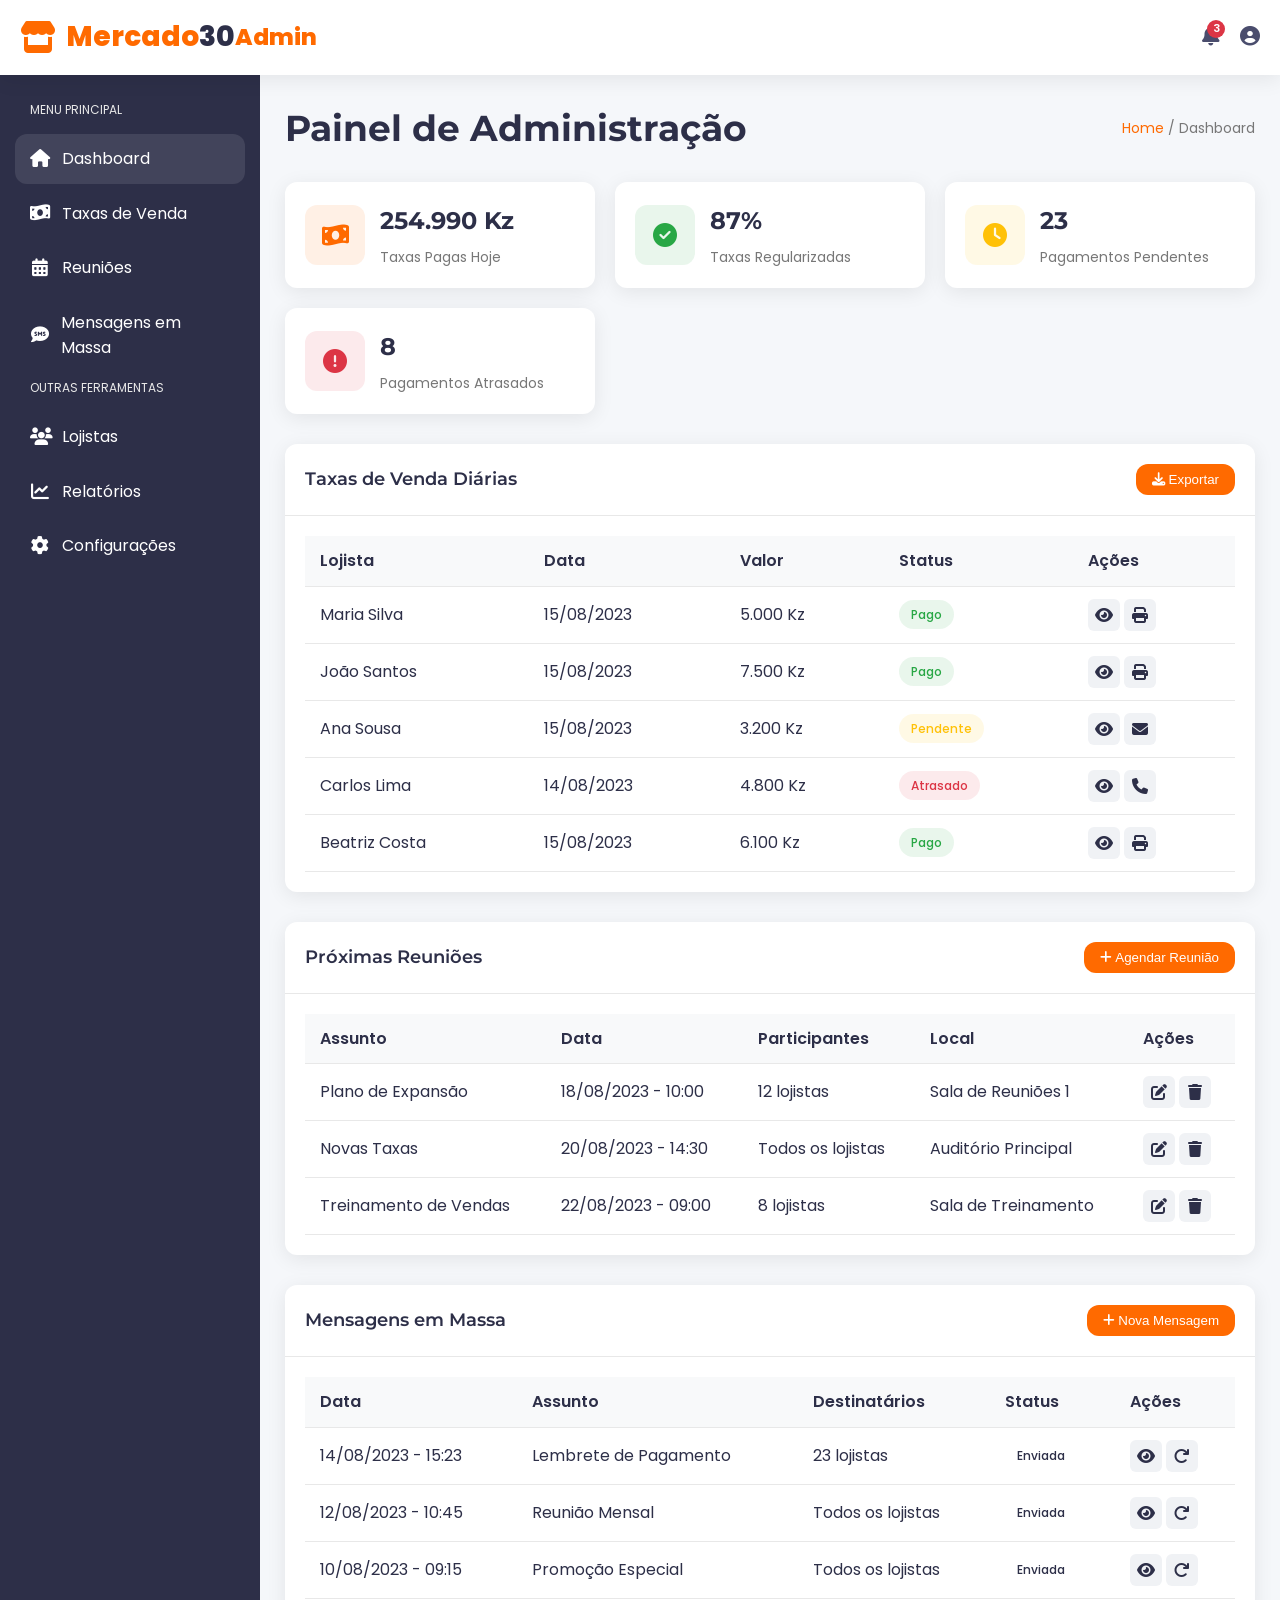
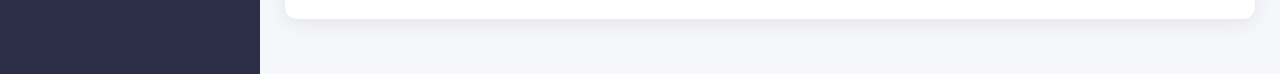
<file: admin.html>
<!DOCTYPE html>
<html lang="pt-br">
<head>
    <meta charset="UTF-8">
    <meta name="viewport" content="width=device-width, initial-scale=1.0">
    <title>Mercado30 - Painel de Administração</title>
    <link rel="stylesheet" href="https://cdnjs.cloudflare.com/ajax/libs/font-awesome/6.4.0/css/all.min.css">
    <link href="https://fonts.googleapis.com/css2?family=Montserrat:wght@400;500;600;700&family=Poppins:wght@300;400;500;600&display=swap" rel="stylesheet">
    <style>
        :root {
            --primary: #FF6A00;
            --primary-dark: #E55A00;
            --secondary: #0052CC;
            --secondary-light: #4A86E8;
            --dark: #2D2F48;
            --dark-light: #4A4D6D;
            --light: #F8F9FA;
            --gray: #E8E8E8;
            --gray-dark: #777777;
            --success: #28A745;
            --warning: #FFC107;
            --danger: #DC3545;
            --white: #FFFFFF;
            --shadow: 0 4px 20px rgba(0, 0, 0, 0.08);
            --radius: 12px;
            --transition: all 0.3s ease;
        }
        
        * {
            margin: 0;
            padding: 0;
            box-sizing: border-box;
        }
        
        body {
            font-family: 'Poppins', sans-serif;
            background-color: #f5f7fa;
            color: var(--dark);
            line-height: 1.6;
            overflow-x: hidden;
        }
        
        h1, h2, h3, h4, h5 {
            font-family: 'Montserrat', sans-serif;
            font-weight: 700;
        }
        
        a {
            text-decoration: none;
            color: inherit;
            transition: var(--transition);
        }
        
        ul {
            list-style: none;
        }
        
        .container {
            width: 100%;
            max-width: 1400px;
            margin: 0 auto;
            padding: 0 20px;
        }
        
        /* Header */
        .admin-header {
            background-color: var(--white);
            box-shadow: var(--shadow);
            position: sticky;
            top: 0;
            z-index: 1002;
            padding: 15px 0;
        }
        
        .header-content {
            display: flex;
            align-items: center;
            justify-content: space-between;
        }
        
        .logo {
            display: flex;
            align-items: center;
            font-size: 28px;
            font-weight: 800;
            color: var(--primary);
        }
        
        .logo i {
            margin-right: 10px;
            font-size: 32px;
        }
        
        .logo span {
            color: var(--dark);
        }
        
        .admin-actions {
            display: flex;
            align-items: center;
            gap: 20px;
        }
        
        .notification-btn, .user-menu {
            position: relative;
            cursor: pointer;
        }
        
        .notification-btn i, .user-menu i {
            font-size: 20px;
            color: var(--dark-light);
        }
        
        .notification-badge {
            position: absolute;
            top: -5px;
            right: -5px;
            background: var(--danger);
            color: var(--white);
            border-radius: 50%;
            width: 18px;
            height: 18px;
            display: flex;
            align-items: center;
            justify-content: center;
            font-size: 11px;
            font-weight: 600;
        }
        
        /* Layout Principal */
        .admin-container {
            display: flex;
            min-height: calc(100vh - 80px);
        }
        
        /* Sidebar */
        .admin-sidebar {
            width: 260px;
            background: var(--dark);
            color: var(--white);
            padding: 25px 0;
            transition: var(--transition);
        }
        
        .sidebar-menu {
            padding: 0 15px;
        }
        
        .menu-title {
            font-size: 12px;
            text-transform: uppercase;
            color: var(--gray);
            margin-bottom: 15px;
            padding: 0 15px;
        }
        
        .menu-item {
            display: flex;
            align-items: center;
            padding: 12px 15px;
            border-radius: var(--radius);
            margin-bottom: 5px;
            transition: var(--transition);
            cursor: pointer;
        }
        
        .menu-item:hover, .menu-item.active {
            background: rgba(255, 255, 255, 0.1);
        }
        
        .menu-item i {
            margin-right: 12px;
            font-size: 18px;
            width: 20px;
            text-align: center;
        }
        
        /* Conteúdo Principal */
        .admin-content {
            flex: 1;
            padding: 25px;
            background: #f5f7fa;
        }
        
        .page-title {
            font-size: 24px;
            margin-bottom: 25px;
            display: flex;
            align-items: center;
            justify-content: space-between;
        }
        
        .page-title .breadcrumb {
            font-size: 14px;
            color: var(--gray-dark);
        }
        
        .page-title .breadcrumb a {
            color: var(--primary);
        }
        
        /* Dashboard Cards */
        .stats-grid {
            display: grid;
            grid-template-columns: repeat(auto-fit, minmax(240px, 1fr));
            gap: 20px;
            margin-bottom: 30px;
        }
        
        .stat-card {
            background: var(--white);
            border-radius: var(--radius);
            padding: 20px;
            box-shadow: var(--shadow);
            display: flex;
            align-items: center;
        }
        
        .stat-icon {
            width: 60px;
            height: 60px;
            border-radius: 12px;
            display: flex;
            align-items: center;
            justify-content: center;
            margin-right: 15px;
            font-size: 24px;
        }
        
        .stat-icon.primary {
            background: rgba(255, 106, 0, 0.1);
            color: var(--primary);
        }
        
        .stat-icon.success {
            background: rgba(40, 167, 69, 0.1);
            color: var(--success);
        }
        
        .stat-icon.warning {
            background: rgba(255, 193, 7, 0.1);
            color: var(--warning);
        }
        
        .stat-icon.danger {
            background: rgba(220, 53, 69, 0.1);
            color: var(--danger);
        }
        
        .stat-info h3 {
            font-size: 24px;
            margin-bottom: 5px;
        }
        
        .stat-info p {
            color: var(--gray-dark);
            font-size: 14px;
        }
        
        /* Painéis */
        .panel {
            background: var(--white);
            border-radius: var(--radius);
            box-shadow: var(--shadow);
            margin-bottom: 30px;
            overflow: hidden;
        }
        
        .panel-header {
            padding: 20px;
            border-bottom: 1px solid var(--gray);
            display: flex;
            align-items: center;
            justify-content: space-between;
        }
        
        .panel-title {
            font-size: 18px;
            font-weight: 600;
        }
        
        .panel-actions button {
            background: var(--primary);
            color: var(--white);
            border: none;
            padding: 8px 16px;
            border-radius: var(--radius);
            font-weight: 500;
            cursor: pointer;
            transition: var(--transition);
        }
        
        .panel-actions button:hover {
            background: var(--primary-dark);
        }
        
        .panel-body {
            padding: 20px;
        }
        
        /* Tabelas */
        .table-responsive {
            overflow-x: auto;
        }
        
        table {
            width: 100%;
            border-collapse: collapse;
        }
        
        th, td {
            padding: 12px 15px;
            text-align: left;
            border-bottom: 1px solid var(--gray);
        }
        
        th {
            background: #f8f9fa;
            font-weight: 600;
        }
        
        tr:hover {
            background: #f8f9fa;
        }
        
        .status {
            display: inline-block;
            padding: 5px 12px;
            border-radius: 20px;
            font-size: 12px;
            font-weight: 500;
        }
        
        .status.paid {
            background: rgba(40, 167, 69, 0.1);
            color: var(--success);
        }
        
        .status.pending {
            background: rgba(255, 193, 7, 0.1);
            color: var(--warning);
        }
        
        .status.overdue {
            background: rgba(220, 53, 69, 0.1);
            color: var(--danger);
        }
        
        .action-btn {
            display: inline-flex;
            align-items: center;
            justify-content: center;
            width: 32px;
            height: 32px;
            border-radius: 6px;
            background: #f0f2f5;
            color: var(--dark);
            transition: var(--transition);
            cursor: pointer;
        }
        
        .action-btn:hover {
            background: var(--primary);
            color: var(--white);
        }
        
        /* Formulários */
        .form-group {
            margin-bottom: 20px;
        }
        
        .form-group label {
            display: block;
            margin-bottom: 8px;
            font-weight: 500;
        }
        
        .form-control {
            width: 100%;
            padding: 12px 15px;
            border: 1px solid var(--gray);
            border-radius: var(--radius);
            font-family: 'Poppins', sans-serif;
            transition: var(--transition);
        }
        
        .form-control:focus {
            outline: none;
            border-color: var(--primary);
            box-shadow: 0 0 0 3px rgba(255, 106, 0, 0.1);
        }
        
        textarea.form-control {
            min-height: 120px;
            resize: vertical;
        }
        
        .btn {
            display: inline-block;
            padding: 12px 24px;
            background: var(--primary);
            color: var(--white);
            border: none;
            border-radius: var(--radius);
            font-weight: 500;
            cursor: pointer;
            transition: var(--transition);
        }
        
        .btn:hover {
            background: var(--primary-dark);
            transform: translateY(-2px);
        }
        
        .btn-secondary {
            background: var(--secondary);
        }
        
        .btn-secondary:hover {
            background: var(--secondary-light);
        }
        
        /* Modal */
        .modal-overlay {
            position: fixed;
            top: 0;
            left: 0;
            right: 0;
            bottom: 0;
            background: rgba(0, 0, 0, 0.5);
            display: flex;
            align-items: center;
            justify-content: center;
            z-index: 1003;
            display: none;
        }
        
        .modal {
            background: var(--white);
            border-radius: var(--radius);
            width: 500px;
            max-width: 90%;
            box-shadow: 0 10px 30px rgba(0, 0, 0, 0.15);
            animation: modalFadeIn 0.3s ease;
        }
        
        @keyframes modalFadeIn {
            from { opacity: 0; transform: translateY(-20px); }
            to { opacity: 1; transform: translateY(0); }
        }
        
        .modal-header {
            padding: 20px;
            border-bottom: 1px solid var(--gray);
            display: flex;
            align-items: center;
            justify-content: space-between;
        }
        
        .modal-title {
            font-size: 20px;
            font-weight: 600;
        }
        
        .modal-close {
            background: none;
            border: none;
            font-size: 20px;
            cursor: pointer;
            color: var(--gray-dark);
        }
        
        .modal-body {
            padding: 20px;
        }
        
        .modal-footer {
            padding: 15px 20px;
            border-top: 1px solid var(--gray);
            text-align: right;
        }
        
        /* Responsividade */
        @media (max-width: 992px) {
            .admin-sidebar {
                width: 80px;
            }
            
            .menu-item span {
                display: none;
            }
            
            .menu-title {
                text-align: center;
                padding: 0;
            }
            
            .menu-item {
                justify-content: center;
                padding: 15px;
            }
            
            .menu-item i {
                margin-right: 0;
            }
        }
        
        @media (max-width: 768px) {
            .stats-grid {
                grid-template-columns: 1fr;
            }
            
            .admin-content {
                padding: 15px;
            }
        }
    </style>
</head>
<body>
    <!-- Header -->
    <header class="admin-header">
        <div class="container">
            <div class="header-content">
                <a href="#" class="logo">
                    <i class="fas fa-store"></i>
                    Mercado<span>30</span> <small>Admin</small>
                </a>
                
                <div class="admin-actions">
                    <div class="notification-btn">
                        <i class="fas fa-bell"></i>
                        <span class="notification-badge">3</span>
                    </div>
                    <div class="user-menu">
                        <i class="fas fa-user-circle"></i>
                    </div>
                </div>
            </div>
        </div>
    </header>
    
    <!-- Layout Principal -->
    <div class="admin-container">
        <!-- Sidebar -->
        <aside class="admin-sidebar">
            <div class="sidebar-menu">
                <div class="menu-title">Menu Principal</div>
                <div class="menu-item active">
                    <i class="fas fa-home"></i>
                    <span>Dashboard</span>
                </div>
                <div class="menu-item">
                    <i class="fas fa-money-bill-wave"></i>
                    <span>Taxas de Venda</span>
                </div>
                <div class="menu-item">
                    <i class="fas fa-calendar-alt"></i>
                    <span>Reuniões</span>
                </div>
                <div class="menu-item">
                    <i class="fas fa-sms"></i>
                    <span>Mensagens em Massa</span>
                </div>
                
                <div class="menu-title">Outras Ferramentas</div>
                <div class="menu-item">
                    <i class="fas fa-users"></i>
                    <span>Lojistas</span>
                </div>
                <div class="menu-item">
                    <i class="fas fa-chart-line"></i>
                    <span>Relatórios</span>
                </div>
                <div class="menu-item">
                    <i class="fas fa-cog"></i>
                    <span>Configurações</span>
                </div>
            </div>
        </aside>
        
        <!-- Conteúdo Principal -->
        <main class="admin-content">
            <div class="page-title">
                <h2>Painel de Administração</h2>
                <div class="breadcrumb">
                    <a href="#">Home</a> / <span>Dashboard</span>
                </div>
            </div>
            
            <!-- Estatísticas -->
            <div class="stats-grid">
                <div class="stat-card">
                    <div class="stat-icon primary">
                        <i class="fas fa-money-bill-wave"></i>
                    </div>
                    <div class="stat-info">
                        <h3>254.990 Kz</h3>
                        <p>Taxas Pagas Hoje</p>
                    </div>
                </div>
                
                <div class="stat-card">
                    <div class="stat-icon success">
                        <i class="fas fa-check-circle"></i>
                    </div>
                    <div class="stat-info">
                        <h3>87%</h3>
                        <p>Taxas Regularizadas</p>
                    </div>
                </div>
                
                <div class="stat-card">
                    <div class="stat-icon warning">
                        <i class="fas fa-clock"></i>
                    </div>
                    <div class="stat-info">
                        <h3>23</h3>
                        <p>Pagamentos Pendentes</p>
                    </div>
                </div>
                
                <div class="stat-card">
                    <div class="stat-icon danger">
                        <i class="fas fa-exclamation-circle"></i>
                    </div>
                    <div class="stat-info">
                        <h3>8</h3>
                        <p>Pagamentos Atrasados</p>
                    </div>
                </div>
            </div>
            
            <!-- Taxas de Venda -->
            <div class="panel">
                <div class="panel-header">
                    <h3 class="panel-title">Taxas de Venda Diárias</h3>
                    <div class="panel-actions">
                        <button onclick="openModal('exportModal')">
                            <i class="fas fa-download"></i> Exportar
                        </button>
                    </div>
                </div>
                <div class="panel-body">
                    <div class="table-responsive">
                        <table>
                            <thead>
                                <tr>
                                    <th>Lojista</th>
                                    <th>Data</th>
                                    <th>Valor</th>
                                    <th>Status</th>
                                    <th>Ações</th>
                                </tr>
                            </thead>
                            <tbody>
                                <tr>
                                    <td>Maria Silva</td>
                                    <td>15/08/2023</td>
                                    <td>5.000 Kz</td>
                                    <td><span class="status paid">Pago</span></td>
                                    <td>
                                        <div class="action-btn"><i class="fas fa-eye"></i></div>
                                        <div class="action-btn"><i class="fas fa-print"></i></div>
                                    </td>
                                </tr>
                                <tr>
                                    <td>João Santos</td>
                                    <td>15/08/2023</td>
                                    <td>7.500 Kz</td>
                                    <td><span class="status paid">Pago</span></td>
                                    <td>
                                        <div class="action-btn"><i class="fas fa-eye"></i></div>
                                        <div class="action-btn"><i class="fas fa-print"></i></div>
                                    </td>
                                </tr>
                                <tr>
                                    <td>Ana Sousa</td>
                                    <td>15/08/2023</td>
                                    <td>3.200 Kz</td>
                                    <td><span class="status pending">Pendente</span></td>
                                    <td>
                                        <div class="action-btn"><i class="fas fa-eye"></i></div>
                                        <div class="action-btn"><i class="fas fa-envelope"></i></div>
                                    </td>
                                </tr>
                                <tr>
                                    <td>Carlos Lima</td>
                                    <td>14/08/2023</td>
                                    <td>4.800 Kz</td>
                                    <td><span class="status overdue">Atrasado</span></td>
                                    <td>
                                        <div class="action-btn"><i class="fas fa-eye"></i></div>
                                        <div class="action-btn"><i class="fas fa-phone"></i></div>
                                    </td>
                                </tr>
                                <tr>
                                    <td>Beatriz Costa</td>
                                    <td>15/08/2023</td>
                                    <td>6.100 Kz</td>
                                    <td><span class="status paid">Pago</span></td>
                                    <td>
                                        <div class="action-btn"><i class="fas fa-eye"></i></div>
                                        <div class="action-btn"><i class="fas fa-print"></i></div>
                                    </td>
                                </tr>
                            </tbody>
                        </table>
                    </div>
                </div>
            </div>
            
            <!-- Reuniões Agendadas -->
            <div class="panel">
                <div class="panel-header">
                    <h3 class="panel-title">Próximas Reuniões</h3>
                    <div class="panel-actions">
                        <button onclick="openModal('meetingModal')">
                            <i class="fas fa-plus"></i> Agendar Reunião
                        </button>
                    </div>
                </div>
                <div class="panel-body">
                    <div class="table-responsive">
                        <table>
                            <thead>
                                <tr>
                                    <th>Assunto</th>
                                    <th>Data</th>
                                    <th>Participantes</th>
                                    <th>Local</th>
                                    <th>Ações</th>
                                </tr>
                            </thead>
                            <tbody>
                                <tr>
                                    <td>Plano de Expansão</td>
                                    <td>18/08/2023 - 10:00</td>
                                    <td>12 lojistas</td>
                                    <td>Sala de Reuniões 1</td>
                                    <td>
                                        <div class="action-btn"><i class="fas fa-edit"></i></div>
                                        <div class="action-btn"><i class="fas fa-trash"></i></div>
                                    </td>
                                </tr>
                                <tr>
                                    <td>Novas Taxas</td>
                                    <td>20/08/2023 - 14:30</td>
                                    <td>Todos os lojistas</td>
                                    <td>Auditório Principal</td>
                                    <td>
                                        <div class="action-btn"><i class="fas fa-edit"></i></div>
                                        <div class="action-btn"><i class="fas fa-trash"></i></div>
                                    </td>
                                </tr>
                                <tr>
                                    <td>Treinamento de Vendas</td>
                                    <td>22/08/2023 - 09:00</td>
                                    <td>8 lojistas</td>
                                    <td>Sala de Treinamento</td>
                                    <td>
                                        <div class="action-btn"><i class="fas fa-edit"></i></div>
                                        <div class="action-btn"><i class="fas fa-trash"></i></div>
                                    </td>
                                </tr>
                            </tbody>
                        </table>
                    </div>
                </div>
            </div>
            
            <!-- Mensagens em Massa -->
            <div class="panel">
                <div class="panel-header">
                    <h3 class="panel-title">Mensagens em Massa</h3>
                    <div class="panel-actions">
                        <button onclick="openModal('messageModal')">
                            <i class="fas fa-plus"></i> Nova Mensagem
                        </button>
                    </div>
                </div>
                <div class="panel-body">
                    <div class="table-responsive">
                        <table>
                            <thead>
                                <tr>
                                    <th>Data</th>
                                    <th>Assunto</th>
                                    <th>Destinatários</th>
                                    <th>Status</th>
                                    <th>Ações</th>
                                </tr>
                            </thead>
                            <tbody>
                                <tr>
                                    <td>14/08/2023 - 15:23</td>
                                    <td>Lembrete de Pagamento</td>
                                    <td>23 lojistas</td>
                                    <td><span class="status success">Enviada</span></td>
                                    <td>
                                        <div class="action-btn"><i class="fas fa-eye"></i></div>
                                        <div class="action-btn"><i class="fas fa-redo"></i></div>
                                    </td>
                                </tr>
                                <tr>
                                    <td>12/08/2023 - 10:45</td>
                                    <td>Reunião Mensal</td>
                                    <td>Todos os lojistas</td>
                                    <td><span class="status success">Enviada</span></td>
                                    <td>
                                        <div class="action-btn"><i class="fas fa-eye"></i></div>
                                        <div class="action-btn"><i class="fas fa-redo"></i></div>
                                    </td>
                                </tr>
                                <tr>
                                    <td>10/08/2023 - 09:15</td>
                                    <td>Promoção Especial</td>
                                    <td>Todos os lojistas</td>
                                    <td><span class="status success">Enviada</span></td>
                                    <td>
                                        <div class="action-btn"><i class="fas fa-eye"></i></div>
                                        <div class="action-btn"><i class="fas fa-redo"></i></div>
                                    </td>
                                </tr>
                            </tbody>
                        </table>
                    </div>
                </div>
            </div>
        </main>
    </div>
    
    <!-- Modal para Agendar Reunião -->
    <div class="modal-overlay" id="meetingModal">
        <div class="modal">
            <div class="modal-header">
                <h3 class="modal-title">Agendar Nova Reunião</h3>
                <button class="modal-close" onclick="closeModal('meetingModal')">&times;</button>
            </div>
            <div class="modal-body">
                <div class="form-group">
                    <label for="meetingSubject">Assunto</label>
                    <input type="text" id="meetingSubject" class="form-control" placeholder="Assunto da reunião">
                </div>
                <div class="form-group">
                    <label for="meetingDate">Data e Hora</label>
                    <input type="datetime-local" id="meetingDate" class="form-control">
                </div>
                <div class="form-group">
                    <label for="meetingLocation">Local</label>
                    <input type="text" id="meetingLocation" class="form-control" placeholder="Local da reunião">
                </div>
                <div class="form-group">
                    <label for="meetingParticipants">Participantes</label>
                    <select id="meetingParticipants" class="form-control" multiple>
                        <option value="all">Todos os Lojistas</option>
                        <option value="group1">Lojistas com Taxas Pendentes</option>
                        <option value="group2">Lojistas Novos</option>
                    </select>
                </div>
            </div>
            <div class="modal-footer">
                <button class="btn" onclick="closeModal('meetingModal')">Cancelar</button>
                <button class="btn btn-secondary">Agendar Reunião</button>
            </div>
        </div>
    </div>
    
    <!-- Modal para Nova Mensagem -->
    <div class="modal-overlay" id="messageModal">
        <div class="modal">
            <div class="modal-header">
                <h3 class="modal-title">Nova Mensagem em Massa</h3>
                <button class="modal-close" onclick="closeModal('messageModal')">&times;</button>
            </div>
            <div class="modal-body">
                <div class="form-group">
                    <label for="messageRecipients">Destinatários</label>
                    <select id="messageRecipients" class="form-control">
                        <option value="all">Todos os Lojistas</option>
                        <option value="group1">Lojistas com Taxas Pendentes</option>
                        <option value="group2">Lojistas com Taxas Atrasadas</option>
                        <option value="group3">Lojistas que Pagaram em Dia</option>
                    </select>
                </div>
                <div class="form-group">
                    <label for="messageSubject">Assunto</label>
                    <input type="text" id="messageSubject" class="form-control" placeholder="Assunto da mensagem">
                </div>
                <div class="form-group">
                    <label for="messageContent">Mensagem</label>
                    <textarea id="messageContent" class="form-control" placeholder="Escreva sua mensagem aqui..."></textarea>
                </div>
            </div>
            <div class="modal-footer">
                <button class="btn" onclick="closeModal('messageModal')">Cancelar</button>
                <button class="btn btn-secondary">Enviar Mensagem</button>
            </div>
        </div>
    </div>
    
    <!-- Modal para Exportar Dados -->
    <div class="modal-overlay" id="exportModal">
        <div class="modal">
            <div class="modal-header">
                <h3 class="modal-title">Exportar Dados</h3>
                <button class="modal-close" onclick="closeModal('exportModal')">&times;</button>
            </div>
            <div class="modal-body">
                <div class="form-group">
                    <label for="exportType">Tipo de Relatório</label>
                    <select id="exportType" class="form-control">
                        <option value="taxes">Taxas de Venda</option>
                        <option value="meetings">Reuniões</option>
                        <option value="messages">Mensagens</option>
                    </select>
                </div>
                <div class="form-group">
                    <label for="exportFormat">Formato</label>
                    <select id="exportFormat" class="form-control">
                        <option value="excel">Excel (.xlsx)</option>
                        <option value="csv">CSV (.csv)</option>
                        <option value="pdf">PDF (.pdf)</option>
                    </select>
                </div>
                <div class="form-group">
                    <label for="exportDateRange">Período</label>
                    <input type="date" id="exportDateRange" class="form-control">
                </div>
            </div>
            <div class="modal-footer">
                <button class="btn" onclick="closeModal('exportModal')">Cancelar</button>
                <button class="btn btn-secondary">Exportar Dados</button>
            </div>
        </div>
    </div>

    <script>
        // Funções para abrir e fechar modais
        function openModal(modalId) {
            document.getElementById(modalId).style.display = 'flex';
        }
        
        function closeModal(modalId) {
            document.getElementById(modalId).style.display = 'none';
        }
        
        // Fechar modal ao clicar fora dele
        document.querySelectorAll('.modal-overlay').forEach(overlay => {
            overlay.addEventListener('click', (e) => {
                if (e.target === overlay) {
                    overlay.style.display = 'none';
                }
            });
        });
        
        // Menu ativo
        document.querySelectorAll('.menu-item').forEach(item => {
            item.addEventListener('click', () => {
                document.querySelectorAll('.menu-item').forEach(i => i.classList.remove('active'));
                item.classList.add('active');
            });
        });
    </script>
</body>
</html>
</file>
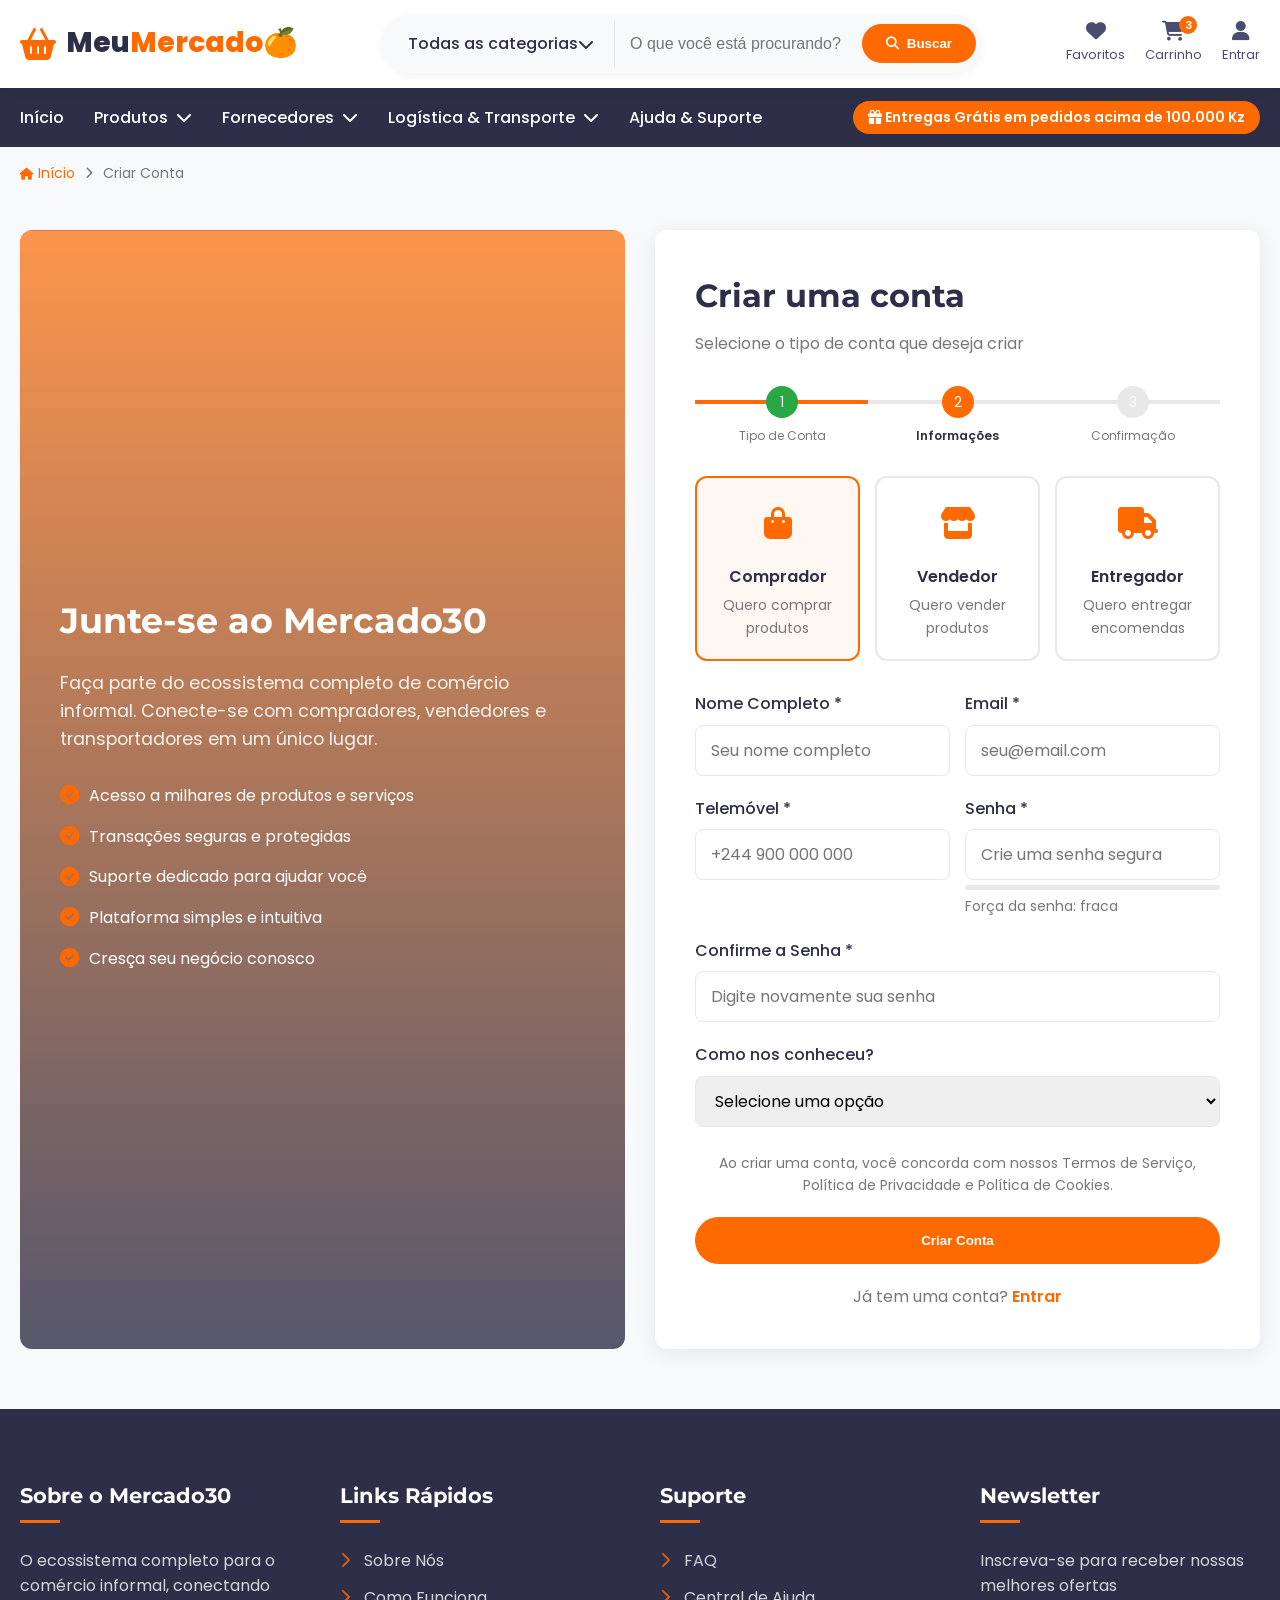
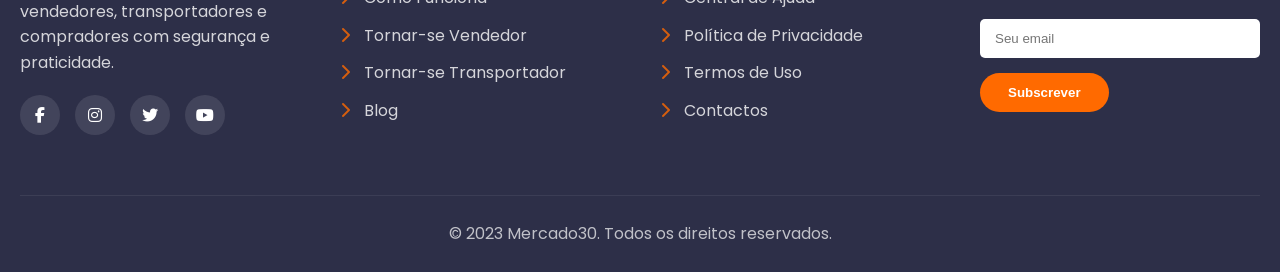
<file: registo.html>
<!DOCTYPE html>
<html lang="pt-br">
<head>
    <meta charset="UTF-8">
    <meta name="viewport" content="width=device-width, initial-scale=1.0">
    <title>Registo - Mercado30</title>
    <link rel="stylesheet" href="https://cdnjs.cloudflare.com/ajax/libs/font-awesome/6.4.0/css/all.min.css">
    <link href="https://fonts.googleapis.com/css2?family=Montserrat:wght@400;500;600;700&family=Poppins:wght@300;400;500;600&display=swap" rel="stylesheet">
 <link rel="stylesheet" href="style.css">
 <link rel="stylesheet" href="registerstyle.css">
	
</head>
<body>
    <!-- Header Melhorado -->
    <header>
        <div class="container">
            <div class="header-content">
                <a href="#" class="logo">
  <i class="fas fa-shopping-basket"></i>
  <span class="highlight">Meu</span>Mercado🍊
</a>


                
                <div class="search-container">
                    <div class="search-box">
                        <div class="search-categories">
                            <span>Todas as categorias</span>
                                <i class="fas fa-chevron-down"></i>
                                <ul class="categories-dropdown">
                                <li><i class="fas fa-carrot"></i> Hortícolas & Frutas</li>
                                <li><i class="fas fa-drumstick-bite"></i> Carnes & Aves</li>
                                <li><i class="fas fa-paw"></i> Animais Vivos</li>
                                <li><i class="fas fa-box"></i> Alimentos Embalados</li>
                                <li><i class="fas fa-tshirt"></i> Roupas & Fardas</li>
                                <li><i class="fas fa-book"></i> Materiais Escolares</li>
                                <li><i class="fas fa-tools"></i> Materiais de Construção</li>
                                <li><i class="fas fa-utensils"></i> Comidas Preparadas & Gastronomia</li>
                                <li><i class="fas fa-money-bill-wave"></i> Serviços Financeiros (TPA, Recargas)</li>
                                </ul>

                        </div>
                        <div class="search-input">
                            <input type="text" placeholder="O que você está procurando?">
                        </div>
                        <button class="search-btn">
                            <i class="fas fa-search"></i>
                            <span>Buscar</span>
                        </button>
                    </div>
                </div>
                
                <div class="header-actions">
                    <a href="#" class="action-item">
                        <i class="fas fa-heart"></i>
                        <span>Favoritos</span>
                    </a>
                    <a href="#" class="action-item">
                        <i class="fas fa-shopping-cart"></i>
                        <span>Carrinho</span>
                        <span class="cart-count">3</span>
                    </a>
                    <a href="#" class="action-item">
                        <i class="fa fa-user fa-fw"></i>
                        <span>Entrar</span>
                        
                    </a>
                    
                    
                </div>
            </div>
        </div>
    </header>
    
    <!-- Navigation with Megamenu CORRIGIDO -->
    <nav class="main-nav">
        <div class="container">
            <div class="nav-container">
                <ul class="nav-menu">
                    <li class="nav-item">
                        <a href="index.html">Início</a>
                    </li>
                    
                    <li class="nav-item has-megamenu" id="produtos-item">
                        <a href="produtos.html">Produtos <i class="fas fa-chevron-down"></i></a>
                        <div class="megamenu" id="produtos-megamenu">
    <!-- Coluna 1 -->
    <div class="megamenu-column">
        <h4>Alimentação</h4>
        <div class="megamenu-links">
            <a href="#"><i class="fas fa-carrot"></i> Hortícolas & Frutas</a>
            <a href="#"><i class="fas fa-drumstick-bite"></i> Carnes & Aves</a>
            <a href="#"><i class="fas fa-paw"></i> Animais Vivos</a>
            <a href="#"><i class="fas fa-box"></i> Alimentos Embalados</a>
            <a href="#"><i class="fas fa-utensils"></i> Comidas Preparadas</a>
        </div>
    </div>
    
    <!-- Coluna 2 -->
    <div class="megamenu-column">
        <h4>Bens Diversos</h4>
        <div class="megamenu-links">
            <a href="#"><i class="fas fa-tshirt"></i> Roupas & Fardas</a>
            <a href="#"><i class="fas fa-shoe-prints"></i> Calçados & Bolsas</a>
            <a href="#"><i class="fas fa-book"></i> Materiais Escolares</a>
            <a href="#"><i class="fas fa-tools"></i> Materiais de Construção</a>
            <a href="#"><i class="fas fa-shopping-basket"></i> Miudezas & Variedades</a>
        </div>
    </div>
    
    
    <!-- Promo / Info -->
    <div class="megamenu-promo">
        <h3>Mercado do KM 30</h3>
        <p>📍 Localizado em Viana, é o maior centro de abastecimento de Luanda.  
           Recebe diariamente milhares de clientes e comerciantes de várias províncias.</p>
        <ul>
            <li>🌽 Produtos agrícolas frescos de todo o país</li>
            <li>🐓 Grande variedade de carnes e animais vivos</li>
            <li>🧺 Comércio a grosso e a retalho</li>
            <li>👥 Mais de 6.000 vendedores ativos</li>
        </ul>
        <a href="#" class="promo-btn">Saber Mais</a>
    </div>
</div>

                    </li>
                    
                   <li class="nav-item has-megamenu" id="fornecedores-item">
    <a href="#fornecedores">Fornecedores <i class="fas fa-chevron-down"></i></a>
    <div class="megamenu" id="fornecedores-megamenu">
        
        <!-- Coluna 1 -->
        <div class="megamenu-column">
            <h4>Papéis na Plataforma</h4>
            <div class="megamenu-links">
                <a href="#"><i class="fas fa-user-tag"></i> Vendedor</a>
                <a href="#"><i class="fas fa-truck-loading"></i> Fornecedor</a>
                <a href="#"><i class="fas fa-shipping-fast"></i> Distribuidor</a>
                <a href="#"><i class="fas fa-handshake"></i> Parceiro</a>
                <a href="#"><i class="fas fa-users"></i> Revendedor</a>
            </div>
        </div>
        
        <!-- Coluna 2 -->
        <div class="megamenu-column">
            <h4>Tipos de Fornecedores</h4>
            <div class="megamenu-links">
                <a href="#"><i class="fas fa-industry"></i> Fabricantes</a>
                <a href="#"><i class="fas fa-warehouse"></i> Atacadistas</a>
                <a href="#"><i class="fas fa-store"></i> Varejistas</a>
                <a href="#"><i class="fas fa-seedling"></i> Produtores Locais</a>
                <a href="#"><i class="fas fa-hands-helping"></i> Cooperativas</a>
                <a href="#"><i class="fas fa-rocket"></i> Startups</a>
            </div>
        </div>
        

        
        <!-- Promo / CTA -->
        <div class="megamenu-promo">
            <h3>Torne-se um Fornecedor</h3>
            <p>Junte-se a milhares de vendedores, distribuidores e parceiros no maior marketplace do país.</p>
            <a href="#" class="promo-btn">Cadastrar Agora</a>
        </div>
    </div>
</li>

                    
                    <li class="nav-item has-megamenu" id="transportadores-item">
    <a href="#transportes">Logística & Transporte <i class="fas fa-chevron-down"></i></a>
    <div class="megamenu" id="transportes-megamenu">
        
        <div class="megamenu-column">
            <h4>Tipos de Transportadores</h4>
            <div class="megamenu-links">
                <a href="#"><i class="fas fa-motorcycle"></i> Moto-táxis</a>
                <a href="#"><i class="fas fa-truck"></i> Camionistas</a>
                <a href="#"><i class="fas fa-shuttle-van"></i> Carrinhas de Distribuição</a>
                <a href="#"><i class="fas fa-bus"></i> Transporte Interprovincial</a>
                <a href="#"><i class="fas fa-bicycle"></i> Entregadores Locais</a>
            </div>
        </div>
        
        <div class="megamenu-column">
            <h4>Serviços Oferecidos</h4>
            <div class="megamenu-links">
                <a href="#"><i class="fas fa-box"></i> Entrega de Mercadorias</a>
                <a href="#"><i class="fas fa-route"></i> Transporte Interprovincial</a>
                <a href="#"><i class="fas fa-clock"></i> Entregas Expressas</a>
                <a href="#"><i class="fas fa-people-carry"></i> Carga & Descarga</a>
                <a href="#"><i class="fas fa-warehouse"></i> Armazenamento Temporário</a>
            </div>
        </div>
        
        
        <div class="megamenu-promo">
            <h3>Seja um Transportador</h3>
            <p>📦 Ajude fornecedores e vendedores a levar os seus produtos para todo o país.  
               Seja parte da rede logística que movimenta o Mercado do KM 30.</p>
            <a href="#" class="promo-btn">Cadastrar-se</a>
        </div>
    </div>
</li>
<li class="nav-item">
                        <a href="suporte.html">Ajuda & Suporte</a>
                    </li>


                </ul>
                
                <div class="nav-promo">
                    <i class="fas fa-gift"></i> Entregas Grátis em pedidos acima de 100.000 Kz
                </div>
            </div>
        </div>
    </nav>
    
    <!-- Breadcrumb -->
    <div class="breadcrumb">
        <div class="container">
            <div class="breadcrumb-content">
                <a href="#"><i class="fas fa-home"></i> Início</a>
                <i class="fas fa-chevron-right"></i>
                <span>Criar Conta</span>
            </div>
        </div>
    </div>
    
    <div class="container">
        <div class="registration-section">
            <div class="registration-image">
                <h2>Junte-se ao Mercado30</h2>
                <p>Faça parte do ecossistema completo de comércio informal. Conecte-se com compradores, vendedores e transportadores em um único lugar.</p>
                <ul>
                    <li><i class="fas fa-check-circle"></i> Acesso a milhares de produtos e serviços</li>
                    <li><i class="fas fa-check-circle"></i> Transações seguras e protegidas</li>
                    <li><i class="fas fa-check-circle"></i> Suporte dedicado para ajudar você</li>
                    <li><i class="fas fa-check-circle"></i> Plataforma simples e intuitiva</li>
                    <li><i class="fas fa-check-circle"></i> Cresça seu negócio conosco</li>
                </ul>
            </div>
            
            <div class="registration-content">
                <h2 class="registration-title">Criar uma conta</h2>
                <p class="registration-subtitle">Selecione o tipo de conta que deseja criar</p>
                
                <!-- Progress Bar -->
                <div class="progress-bar">
                    <div class="progress-bar-fill" style="width: 33%"></div>
                    <div class="progress-step completed">
                        <div class="progress-step-icon">1</div>
                        <div class="progress-step-text">Tipo de Conta</div>
                    </div>
                    <div class="progress-step active">
                        <div class="progress-step-icon">2</div>
                        <div class="progress-step-text">Informações</div>
                    </div>
                    <div class="progress-step">
                        <div class="progress-step-icon">3</div>
                        <div class="progress-step-text">Confirmação</div>
                    </div>
                </div>
                
                <div class="role-selection">
                    <div class="role-option selected" data-role="comprador">
                        <div class="role-icon">
                            <i class="fas fa-shopping-bag"></i>
                        </div>
                        <div class="role-name">Comprador</div>
                        <div class="role-description">Quero comprar produtos</div>
                    </div>
                    
                    <div class="role-option" data-role="vendedor">
                        <div class="role-icon">
                            <i class="fas fa-store"></i>
                        </div>
                        <div class="role-name">Vendedor</div>
                        <div class="role-description">Quero vender produtos</div>
                    </div>
                    
                    <div class="role-option" data-role="entregador">
                        <div class="role-icon">
                            <i class="fas fa-truck"></i>
                        </div>
                        <div class="role-name">Entregador</div>
                        <div class="role-description">Quero entregar encomendas</div>
                    </div>
                </div>
                
                <div class="registration-form">
                    <div class="form-row">
                        <div class="form-group">
                            <label class="form-label">Nome Completo *</label>
                            <input type="text" class="form-input" placeholder="Seu nome completo" required>
                            <div class="error-message">Por favor, insira seu nome completo</div>
                        </div>
                        <div class="form-group">
                            <label class="form-label">Email *</label>
                            <input type="email" class="form-input" placeholder="seu@email.com" required>
                            <div class="error-message">Por favor, insira um email válido</div>
                        </div>
                    </div>
                    
                    <div class="form-row">
                        <div class="form-group">
                            <label class="form-label">Telemóvel *</label>
                            <input type="tel" class="form-input" placeholder="+244 900 000 000" required>
                            <div class="error-message">Por favor, insira um número válido</div>
                        </div>
                        <div class="form-group">
                            <label class="form-label">Senha *</label>
                            <input type="password" class="form-input" placeholder="Crie uma senha segura" required>
                            <div class="password-strength">
                                <div class="password-strength-fill"></div>
                            </div>
                            <div class="password-strength-text">Força da senha: fraca</div>
                            <div class="error-message">A senha deve ter pelo menos 8 caracteres</div>
                        </div>
                    </div>
                    
                    <div class="form-group">
                        <label class="form-label">Confirme a Senha *</label>
                        <input type="password" class="form-input" placeholder="Digite novamente sua senha" required>
                        <div class="error-message">As senhas não coincidem</div>
                    </div>
                    
                    <div class="form-group">
                        <label class="form-label">Como nos conheceu?</label>
                        <select class="form-select">
                            <option value="">Selecione uma opção</option>
                            <option value="google">Google</option>
                            <option value="facebook">Facebook</option>
                            <option value="instagram">Instagram</option>
                            <option value="amigo">Indicação de amigo</option>
                            <option value="outro">Outro</option>
                        </select>
                    </div>
                    
                    <div class="form-footer">
                        <p class="terms-text">
                            Ao criar uma conta, você concorda com nossos <a href="#">Termos de Serviço</a>, <a href="#">Política de Privacidade</a> e <a href="#">Política de Cookies</a>.
                        </p>
                        
                        <button class="btn btn-primary" style="width: 100%; padding: 16px;">
                            Criar Conta
                        </button>
                        
                        <p class="login-link">
                            Já tem uma conta? <a href="login.html">Entrar</a>
                        </p>
                    </div>
                </div>
            </div>
        </div>
    </div>
    
    <!-- Footer -->
    <footer>
        <div class="container">
            <div class="footer-content">
                <div class="footer-column">
                    <h3>Sobre o Mercado30</h3>
                    <p>O ecossistema completo para o comércio informal, conectando vendedores, transportadores e compradores com segurança e praticidade.</p>
                    <div class="social-icons">
                        <a href="#"><i class="fab fa-facebook-f"></i></a>
                        <a href="#"><i class="fab fa-instagram"></i></a>
                        <a href="#"><i class="fab fa-twitter"></i></a>
                        <a href="#"><i class="fab fa-youtube"></i></a>
                    </div>
                </div>
                
                <div class="footer-column">
                    <h3>Links Rápidos</h3>
                    <ul class="footer-links">
                        <li><a href="#"><i class="fas fa-chevron-right"></i> Sobre Nós</a></li>
                        <li><a href="#"><i class="fas fa-chevron-right"></i> Como Funciona</a></li>
                        <li><a href="#"><i class="fas fa-chevron-right"></i> Tornar-se Vendedor</a></li>
                        <li><a href="#"><i class="fas fa-chevron-right"></i> Tornar-se Transportador</a></li>
                        <li><a href="#"><i class="fas fa-chevron-right"></i> Blog</a></li>
                    </ul>
                </div>
                
                <div class="footer-column">
                    <h3>Suporte</h3>
                    <ul class="footer-links">
                        <li><a href="#"><i class="fas fa-chevron-right"></i> FAQ</a></li>
                        <li><a href="#"><i class="fas fa-chevron-right"></i> Central de Ajuda</a></li>
                        <li><a href="#"><i class="fas fa-chevron-right"></i> Política de Privacidade</a></li>
                        <li><a href="#"><i class="fas fa-chevron-right"></i> Termos de Uso</a></li>
                        <li><a href="#"><i class="fas fa-chevron-right"></i> Contactos</a></li>
                    </ul>
                </div>
                
                <div class="footer-column">
                    <h3>Newsletter</h3>
                    <p>Inscreva-se para receber nossas melhores ofertas</p>
                    <div class="footer-newsletter">
                        <input type="email" placeholder="Seu email">
                        <button class="btn btn-primary">Subscrever</button>
                    </div>
                </div>
            </div>
            
            <div class="copyright">
                &copy; 2023 Mercado30. Todos os direitos reservados.
            </div>
        </div>
    </footer>

<script src="register.js"></script>
     <script src="script.js"></script>
</body>
</html>
</file>
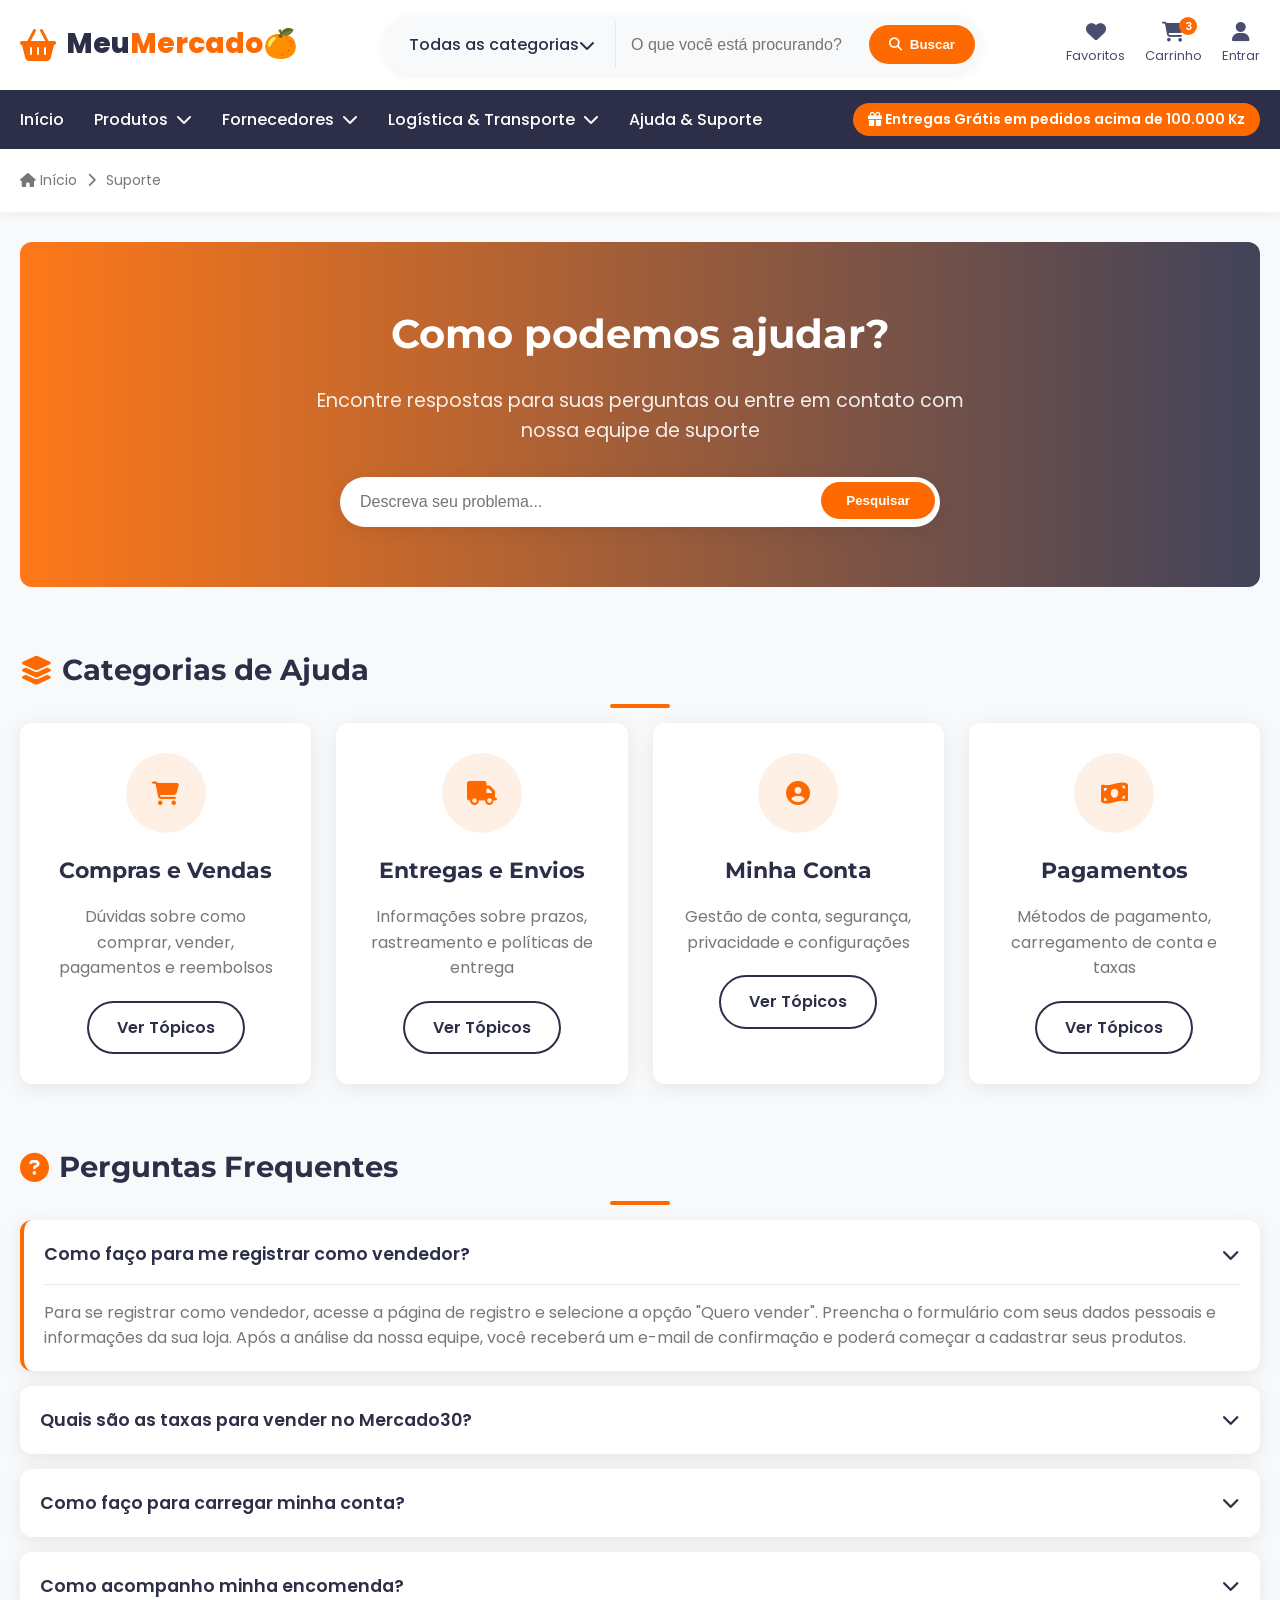
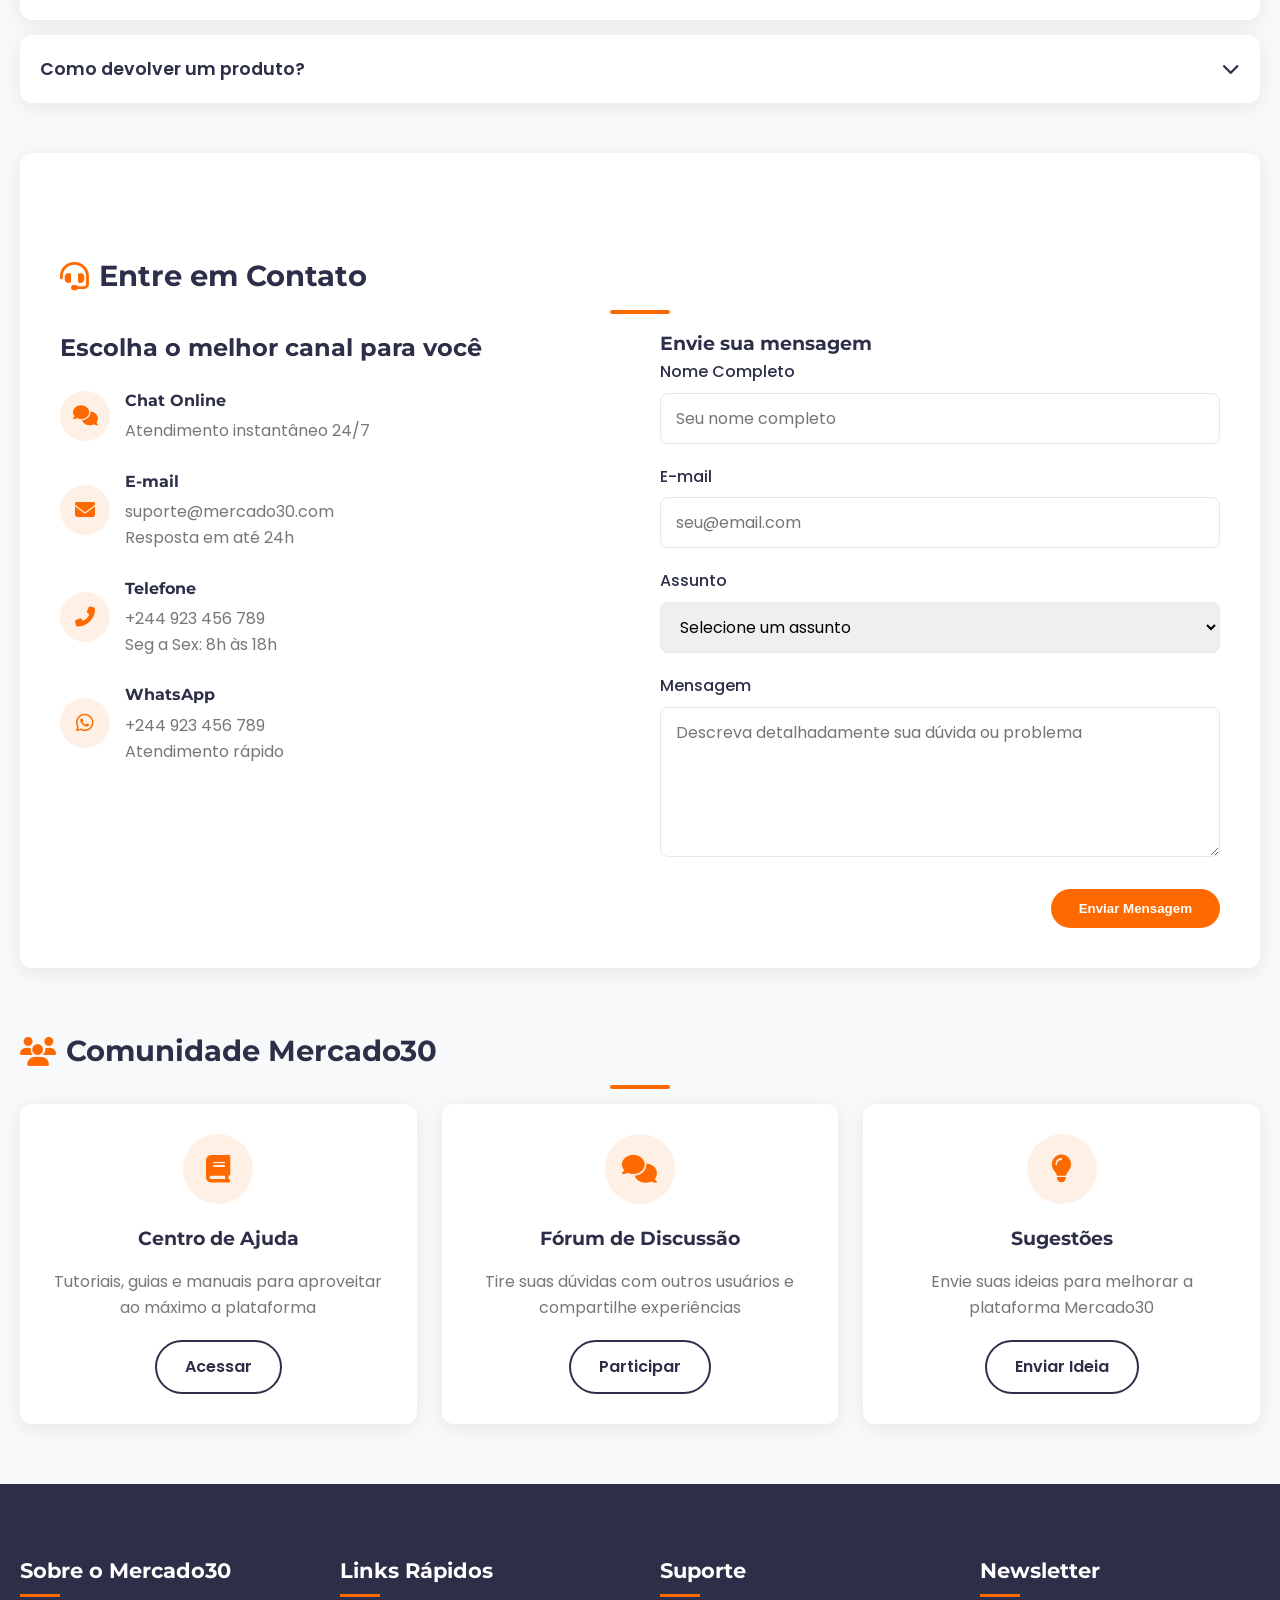
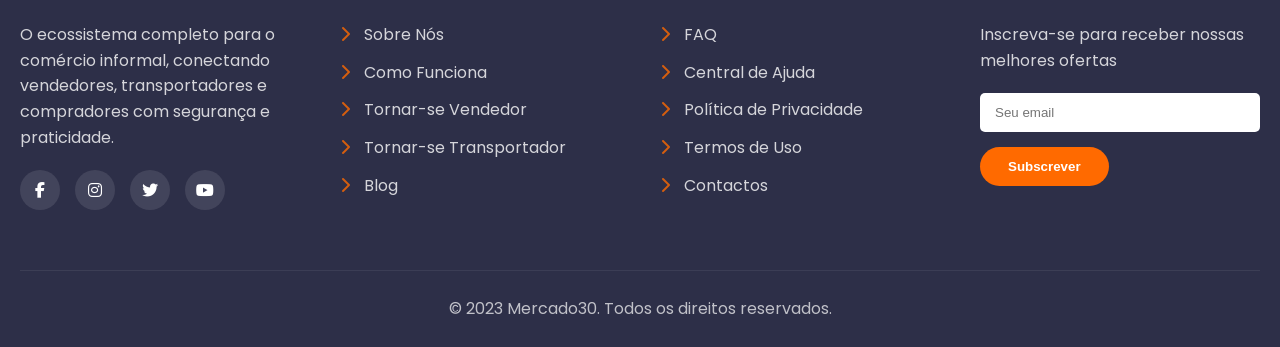
<file: suporte.html>
<!DOCTYPE html>
<html lang="pt-br">
<head>
    <meta charset="UTF-8">
    <meta name="viewport" content="width=device-width, initial-scale=1.0">
    <title>Suporte - Mercado30</title>
    <link rel="stylesheet" href="https://cdnjs.cloudflare.com/ajax/libs/font-awesome/6.4.0/css/all.min.css">
    <link href="https://fonts.googleapis.com/css2?family=Montserrat:wght@400;500;600;700&family=Poppins:wght@300;400;500;600&display=swap" rel="stylesheet">
    <link rel="stylesheet" href="style.css">
    <link rel="stylesheet" href="suportestyle.css">
</head>
<body>
    <!-- Header Melhorado -->
    <header>
        <div class="container">
            <div class="header-content">
                <a href="#" class="logo">
  <i class="fas fa-shopping-basket"></i>
  <span class="highlight">Meu</span>Mercado🍊
</a>


                
                <div class="search-container">
                    <div class="search-box">
                        <div class="search-categories">
                            <span>Todas as categorias</span>
                                <i class="fas fa-chevron-down"></i>
                                <ul class="categories-dropdown">
                                <li><i class="fas fa-carrot"></i> Hortícolas & Frutas</li>
                                <li><i class="fas fa-drumstick-bite"></i> Carnes & Aves</li>
                                <li><i class="fas fa-paw"></i> Animais Vivos</li>
                                <li><i class="fas fa-box"></i> Alimentos Embalados</li>
                                <li><i class="fas fa-tshirt"></i> Roupas & Fardas</li>
                                <li><i class="fas fa-book"></i> Materiais Escolares</li>
                                <li><i class="fas fa-tools"></i> Materiais de Construção</li>
                                <li><i class="fas fa-utensils"></i> Comidas Preparadas & Gastronomia</li>
                                <li><i class="fas fa-money-bill-wave"></i> Serviços Financeiros (TPA, Recargas)</li>
                                </ul>

                        </div>
                        <div class="search-input">
                            <input type="text" placeholder="O que você está procurando?">
                        </div>
                        <button class="search-btn">
                            <i class="fas fa-search"></i>
                            <span>Buscar</span>
                        </button>
                    </div>
                </div>
                
                <div class="header-actions">
                    <a href="#" class="action-item">
                        <i class="fas fa-heart"></i>
                        <span>Favoritos</span>
                    </a>
                    <a href="#" class="action-item">
                        <i class="fas fa-shopping-cart"></i>
                        <span>Carrinho</span>
                        <span class="cart-count">3</span>
                    </a>
                    <a href="#" class="action-item">
                        <i class="fa fa-user fa-fw"></i>
                        <span>Entrar</span>
                        
                    </a>
                    
                    
                </div>
            </div>
        </div>
    </header>
    
    <!-- Navigation with Megamenu CORRIGIDO -->
    <nav class="main-nav">
        <div class="container">
            <div class="nav-container">
                <ul class="nav-menu">
                    <li class="nav-item">
                        <a href="index.html">Início</a>
                    </li>
                    
                    <li class="nav-item has-megamenu" id="produtos-item">
                        <a href="produtos.html">Produtos <i class="fas fa-chevron-down"></i></a>
                        <div class="megamenu" id="produtos-megamenu">
    <!-- Coluna 1 -->
    <div class="megamenu-column">
        <h4>Alimentação</h4>
        <div class="megamenu-links">
            <a href="#"><i class="fas fa-carrot"></i> Hortícolas & Frutas</a>
            <a href="#"><i class="fas fa-drumstick-bite"></i> Carnes & Aves</a>
            <a href="#"><i class="fas fa-paw"></i> Animais Vivos</a>
            <a href="#"><i class="fas fa-box"></i> Alimentos Embalados</a>
            <a href="#"><i class="fas fa-utensils"></i> Comidas Preparadas</a>
        </div>
    </div>
    
    <!-- Coluna 2 -->
    <div class="megamenu-column">
        <h4>Bens Diversos</h4>
        <div class="megamenu-links">
            <a href="#"><i class="fas fa-tshirt"></i> Roupas & Fardas</a>
            <a href="#"><i class="fas fa-shoe-prints"></i> Calçados & Bolsas</a>
            <a href="#"><i class="fas fa-book"></i> Materiais Escolares</a>
            <a href="#"><i class="fas fa-tools"></i> Materiais de Construção</a>
            <a href="#"><i class="fas fa-shopping-basket"></i> Miudezas & Variedades</a>
        </div>
    </div>
    
    
    <!-- Promo / Info -->
    <div class="megamenu-promo">
        <h3>Mercado do KM 30</h3>
        <p>📍 Localizado em Viana, é o maior centro de abastecimento de Luanda.  
           Recebe diariamente milhares de clientes e comerciantes de várias províncias.</p>
        <ul>
            <li>🌽 Produtos agrícolas frescos de todo o país</li>
            <li>🐓 Grande variedade de carnes e animais vivos</li>
            <li>🧺 Comércio a grosso e a retalho</li>
            <li>👥 Mais de 6.000 vendedores ativos</li>
        </ul>
        <a href="#" class="promo-btn">Saber Mais</a>
    </div>
</div>

                    </li>
                    
                   <li class="nav-item has-megamenu" id="fornecedores-item">
    <a href="#fornecedores">Fornecedores <i class="fas fa-chevron-down"></i></a>
    <div class="megamenu" id="fornecedores-megamenu">
        
        <!-- Coluna 1 -->
        <div class="megamenu-column">
            <h4>Papéis na Plataforma</h4>
            <div class="megamenu-links">
                <a href="#"><i class="fas fa-user-tag"></i> Vendedor</a>
                <a href="#"><i class="fas fa-truck-loading"></i> Fornecedor</a>
                <a href="#"><i class="fas fa-shipping-fast"></i> Distribuidor</a>
                <a href="#"><i class="fas fa-handshake"></i> Parceiro</a>
                <a href="#"><i class="fas fa-users"></i> Revendedor</a>
            </div>
        </div>
        
        <!-- Coluna 2 -->
        <div class="megamenu-column">
            <h4>Tipos de Fornecedores</h4>
            <div class="megamenu-links">
                <a href="#"><i class="fas fa-industry"></i> Fabricantes</a>
                <a href="#"><i class="fas fa-warehouse"></i> Atacadistas</a>
                <a href="#"><i class="fas fa-store"></i> Varejistas</a>
                <a href="#"><i class="fas fa-seedling"></i> Produtores Locais</a>
                <a href="#"><i class="fas fa-hands-helping"></i> Cooperativas</a>
                <a href="#"><i class="fas fa-rocket"></i> Startups</a>
            </div>
        </div>
        

        
        <!-- Promo / CTA -->
        <div class="megamenu-promo">
            <h3>Torne-se um Fornecedor</h3>
            <p>Junte-se a milhares de vendedores, distribuidores e parceiros no maior marketplace do país.</p>
            <a href="#" class="promo-btn">Cadastrar Agora</a>
        </div>
    </div>
</li>

                    
                    <li class="nav-item has-megamenu" id="transportadores-item">
    <a href="#transportes">Logística & Transporte <i class="fas fa-chevron-down"></i></a>
    <div class="megamenu" id="transportes-megamenu">
        
        <div class="megamenu-column">
            <h4>Tipos de Transportadores</h4>
            <div class="megamenu-links">
                <a href="#"><i class="fas fa-motorcycle"></i> Moto-táxis</a>
                <a href="#"><i class="fas fa-truck"></i> Camionistas</a>
                <a href="#"><i class="fas fa-shuttle-van"></i> Carrinhas de Distribuição</a>
                <a href="#"><i class="fas fa-bus"></i> Transporte Interprovincial</a>
                <a href="#"><i class="fas fa-bicycle"></i> Entregadores Locais</a>
            </div>
        </div>
        
        <div class="megamenu-column">
            <h4>Serviços Oferecidos</h4>
            <div class="megamenu-links">
                <a href="#"><i class="fas fa-box"></i> Entrega de Mercadorias</a>
                <a href="#"><i class="fas fa-route"></i> Transporte Interprovincial</a>
                <a href="#"><i class="fas fa-clock"></i> Entregas Expressas</a>
                <a href="#"><i class="fas fa-people-carry"></i> Carga & Descarga</a>
                <a href="#"><i class="fas fa-warehouse"></i> Armazenamento Temporário</a>
            </div>
        </div>
        
        
        <div class="megamenu-promo">
            <h3>Seja um Transportador</h3>
            <p>📦 Ajude fornecedores e vendedores a levar os seus produtos para todo o país.  
               Seja parte da rede logística que movimenta o Mercado do KM 30.</p>
            <a href="#" class="promo-btn">Cadastrar-se</a>
        </div>
    </div>
</li>
<li class="nav-item">
                        <a href="suporte.html">Ajuda & Suporte</a>
                    </li>


                </ul>
                
                <div class="nav-promo">
                    <i class="fas fa-gift"></i> Entregas Grátis em pedidos acima de 100.000 Kz
                </div>
            </div>
        </div>
    </nav>
	 <!-- Hero Slider -->
    
    <!-- Breadcrumb -->
    <div class="breadcrumb">
        <div class="container">
            <div class="breadcrumb-content">
                <a href="#"><i class="fas fa-home"></i> Início</a>
                <i class="fas fa-chevron-right"></i>
                <span>Suporte</span>
            </div>
        </div>
    </div>
    
    <div class="container">
        <!-- Support Hero -->
        <div class="support-hero">
            <h1>Como podemos ajudar?</h1>
            <p>Encontre respostas para suas perguntas ou entre em contato com nossa equipe de suporte</p>
            <div class="search-support">
                <input type="text" placeholder="Descreva seu problema...">
                <button>Pesquisar</button>
            </div>
        </div>
        
        <!-- Support Categories -->
        <h2 class="section-title">
            <i class="fas fa-layer-group"></i>
            Categorias de Ajuda
        </h2>
        <div class="support-categories">
            <div class="category-card">
                <div class="category-icon">
                    <i class="fas fa-shopping-cart"></i>
                </div>
                <h3>Compras e Vendas</h3>
                <p>Dúvidas sobre como comprar, vender, pagamentos e reembolsos</p>
                <a href="#" class="btn btn-outline">Ver Tópicos</a>
            </div>
            
            <div class="category-card">
                <div class="category-icon">
                    <i class="fas fa-truck"></i>
                </div>
                <h3>Entregas e Envios</h3>
                <p>Informações sobre prazos, rastreamento e políticas de entrega</p>
                <a href="#" class="btn btn-outline">Ver Tópicos</a>
            </div>
            
            <div class="category-card">
                <div class="category-icon">
                    <i class="fas fa-user-circle"></i>
                </div>
                <h3>Minha Conta</h3>
                <p>Gestão de conta, segurança, privacidade e configurações</p>
                <a href="#" class="btn btn-outline">Ver Tópicos</a>
            </div>
            
            <div class="category-card">
                <div class="category-icon">
                    <i class="fas fa-money-bill-wave"></i>
                </div>
                <h3>Pagamentos</h3>
                <p>Métodos de pagamento, carregamento de conta e taxas</p>
                <a href="#" class="btn btn-outline">Ver Tópicos</a>
            </div>
        </div>
        
        <!-- FAQ Section -->
        <div class="faq-section">
            <h2 class="section-title">
                <i class="fas fa-question-circle"></i>
                Perguntas Frequentes
            </h2>
            <div class="faq-list">
                <div class="faq-item active">
                    <div class="faq-question">
                        <span>Como faço para me registrar como vendedor?</span>
                        <i class="fas fa-chevron-down"></i>
                    </div>
                    <div class="faq-answer">
                        <p>Para se registrar como vendedor, acesse a página de registro e selecione a opção "Quero vender". Preencha o formulário com seus dados pessoais e informações da sua loja. Após a análise da nossa equipe, você receberá um e-mail de confirmação e poderá começar a cadastrar seus produtos.</p>
                    </div>
                </div>
                
                <div class="faq-item">
                    <div class="faq-question">
                        <span>Quais são as taxas para vender no Mercado30?</span>
                        <i class="fas fa-chevron-down"></i>
                    </div>
                    <div class="faq-answer">
                        <p>O Mercado30 cobra uma comissão de 8% sobre cada venda realizada, com um valor mínimo de 200 Kz por transação. Não há mensalidade ou taxa de adesão. Para entregadores, há uma taxa de 15% sobre o valor de cada entrega.</p>
                    </div>
                </div>
                
                <div class="faq-item">
                    <div class="faq-question">
                        <span>Como faço para carregar minha conta?</span>
                        <i class="fas fa-chevron-down"></i>
                    </div>
                    <div class="faq-answer">
                        <p>Para carregar sua conta, acesse a seção "Carteira" no seu dashboard. Lá você encontrará opções para carregar via Multicaixa Express, transferência bancária, PayPal ou cartão de crédito. O valor ficará disponível em sua conta em até 24 horas.</p>
                    </div>
                </div>
                
                <div class="faq-item">
                    <div class="faq-question">
                        <span>Como acompanho minha encomenda?</span>
                        <i class="fas fa-chevron-down"></i>
                    </div>
                    <div class="faq-answer">
                        <p>Você pode acompanhar sua encomenda em tempo real na seção "Minhas Compras". Lá você verá o status atual da entrega e um mapa com a localização do entregador. Também enviamos notificações por e-mail a cada atualização importante.</p>
                    </div>
                </div>
                
                <div class="faq-item">
                    <div class="faq-question">
                        <span>Como devolver um produto?</span>
                        <i class="fas fa-chevron-down"></i>
                    </div>
                    <div class="faq-answer">
                        <p>Para devolver um produto, acesse "Minhas Compras", selecione o pedido desejado e clique em "Solicitar Devolução". Você tem até 7 dias após o recebimento para solicitar a devolução. O reembolso será processado em até 5 dias úteis após recebermos o produto.</p>
                    </div>
                </div>
            </div>
        </div>
        
        <!-- Contact Section -->
        <div class="contact-section">
            <h2 class="section-title">
                <i class="fas fa-headset"></i>
                Entre em Contato
            </h2>
            <div class="contact-grid">
                <div class="contact-info">
                    <h3>Escolha o melhor canal para você</h3>
                    <div class="contact-methods">
                        <div class="contact-method">
                            <div class="contact-icon">
                                <i class="fas fa-comments"></i>
                            </div>
                            <div class="contact-details">
                                <h4>Chat Online</h4>
                                <p>Atendimento instantâneo 24/7</p>
                            </div>
                        </div>
                        
                        <div class="contact-method">
                            <div class="contact-icon">
                                <i class="fas fa-envelope"></i>
                            </div>
                            <div class="contact-details">
                                <h4>E-mail</h4>
                                <p>suporte@mercado30.com</p>
                                <p>Resposta em até 24h</p>
                            </div>
                        </div>
                        
                        <div class="contact-method">
                            <div class="contact-icon">
                                <i class="fas fa-phone-alt"></i>
                            </div>
                            <div class="contact-details">
                                <h4>Telefone</h4>
                                <p>+244 923 456 789</p>
                                <p>Seg a Sex: 8h às 18h</p>
                            </div>
                        </div>
                        
                        <div class="contact-method">
                            <div class="contact-icon">
                                <i class="fab fa-whatsapp"></i>
                            </div>
                            <div class="contact-details">
                                <h4>WhatsApp</h4>
                                <p>+244 923 456 789</p>
                                <p>Atendimento rápido</p>
                            </div>
                        </div>
                    </div>
                </div>
                
                <div class="contact-form">
                    <h3>Envie sua mensagem</h3>
                    <form>
                        <div class="form-group">
                            <label class="form-label">Nome Completo</label>
                            <input type="text" class="form-input" placeholder="Seu nome completo">
                        </div>
                        
                        <div class="form-group">
                            <label class="form-label">E-mail</label>
                            <input type="email" class="form-input" placeholder="seu@email.com">
                        </div>
                        
                        <div class="form-group">
                            <label class="form-label">Assunto</label>
                            <select class="form-select">
                                <option>Selecione um assunto</option>
                                <option>Problemas com pedidos</option>
                                <option>Dúvidas sobre pagamentos</option>
                                <option>Problemas técnicos</option>
                                <option>Sugestões</option>
                                <option>Outro</option>
                            </select>
                        </div>
                        
                        <div class="form-group">
                            <label class="form-label">Mensagem</label>
                            <textarea class="form-textarea" placeholder="Descreva detalhadamente sua dúvida ou problema"></textarea>
                        </div>
                        
                        <div class="form-actions">
                            <button type="submit" class="btn btn-primary">Enviar Mensagem</button>
                        </div>
                    </form>
                </div>
            </div>
        </div>
        
        <!-- Community Section -->
        <div class="community-section">
            <h2 class="section-title">
                <i class="fas fa-users"></i>
                Comunidade Mercado30
            </h2>
            <div class="community-cards">
                <div class="community-card">
                    <div class="community-icon">
                        <i class="fas fa-book"></i>
                    </div>
                    <h3>Centro de Ajuda</h3>
                    <p>Tutoriais, guias e manuais para aproveitar ao máximo a plataforma</p>
                    <a href="#" class="btn btn-outline">Acessar</a>
                </div>
                
                <div class="community-card">
                    <div class="community-icon">
                        <i class="fas fa-comments"></i>
                    </div>
                    <h3>Fórum de Discussão</h3>
                    <p>Tire suas dúvidas com outros usuários e compartilhe experiências</p>
                    <a href="#" class="btn btn-outline">Participar</a>
                </div>
                
                <div class="community-card">
                    <div class="community-icon">
                        <i class="fas fa-lightbulb"></i>
                    </div>
                    <h3>Sugestões</h3>
                    <p>Envie suas ideias para melhorar a plataforma Mercado30</p>
                    <a href="#" class="btn btn-outline">Enviar Ideia</a>
                </div>
            </div>
        </div>
    </div>
    
    <!-- Footer -->
    <footer>
        <div class="container">
            <div class="footer-content">
                <div class="footer-column">
                    <h3>Sobre o Mercado30</h3>
                    <p>O ecossistema completo para o comércio informal, conectando vendedores, transportadores e compradores com segurança e praticidade.</p>
                    <div class="social-icons">
                        <a href="#"><i class="fab fa-facebook-f"></i></a>
                        <a href="#"><i class="fab fa-instagram"></i></a>
                        <a href="#"><i class="fab fa-twitter"></i></a>
                        <a href="#"><i class="fab fa-youtube"></i></a>
                    </div>
                </div>
                
                <div class="footer-column">
                    <h3>Links Rápidos</h3>
                    <ul class="footer-links">
                        <li><a href="#"><i class="fas fa-chevron-right"></i> Sobre Nós</a></li>
                        <li><a href="#"><i class="fas fa-chevron-right"></i> Como Funciona</a></li>
                        <li><a href="#"><i class="fas fa-chevron-right"></i> Tornar-se Vendedor</a></li>
                        <li><a href="#"><i class="fas fa-chevron-right"></i> Tornar-se Transportador</a></li>
                        <li><a href="#"><i class="fas fa-chevron-right"></i> Blog</a></li>
                    </ul>
                </div>
                
                <div class="footer-column">
                    <h3>Suporte</h3>
                    <ul class="footer-links">
                        <li><a href="#"><i class="fas fa-chevron-right"></i> FAQ</a></li>
                        <li><a href="#"><i class="fas fa-chevron-right"></i> Central de Ajuda</a></li>
                        <li><a href="#"><i class="fas fa-chevron-right"></i> Política de Privacidade</a></li>
                        <li><a href="#"><i class="fas fa-chevron-right"></i> Termos de Uso</a></li>
                        <li><a href="#"><i class="fas fa-chevron-right"></i> Contactos</a></li>
                    </ul>
                </div>
                
                <div class="footer-column">
                    <h3>Newsletter</h3>
                    <p>Inscreva-se para receber nossas melhores ofertas</p>
                    <div class="footer-newsletter">
                        <input type="email" placeholder="Seu email">
                        <button class="btn btn-primary">Subscrever</button>
                    </div>
                </div>
            </div>
            
            <div class="copyright">
                &copy; 2023 Mercado30. Todos os direitos reservados.
            </div>
        </div>
    </footer>
    

    <script>
        // Script para o accordion das FAQs
        document.querySelectorAll('.faq-item').forEach(item => {
            const question = item.querySelector('.faq-question');
            
            question.addEventListener('click', () => {
                // Se já está ativo, fecha, caso contrário abre
                if (item.classList.contains('active')) {
                    item.classList.remove('active');
                } else {
                    // Fecha todos os itens
                    document.querySelectorAll('.faq-item').forEach(i => i.classList.remove('active'));
                    // Abre o item clicado
                    item.classList.add('active');
                }
            });
        });
 </script>
 

   
    <script src="script.js"></script>
</body>
</html>
</file>
<file: style.css>
:root {
    --primary: #FF6A00;
    --primary-dark: #E55A00;
    --secondary: #0052CC;
    --secondary-light: #4A86E8;
    --dark: #2D2F48;
    --dark-light: #4A4D6D;
    --light: #F8F9FA;
    --gray: #E8E8E8;
    --gray-dark: #777777;
    --success: #28A745;
    --white: #FFFFFF;
    --shadow: 0 4px 20px rgba(0, 0, 0, 0.08);
    --radius: 12px;
    --transition: all 0.3s ease;
}

* {
    margin: 0;
    padding: 0;
    box-sizing: border-box;
}

body {
    font-family: 'Poppins', sans-serif;
    background-color: var(--light);
    color: var(--dark);
    line-height: 1.6;
    overflow-x: hidden;
}

h1,
h2,
h3,
h4,
h5 {
    font-family: 'Montserrat', sans-serif;
    font-weight: 700;
}

a {
    text-decoration: none;
    color: inherit;
    transition: var(--transition);
}

ul {
    list-style: none;
}

.container {
    width: 100%;
    max-width: 1320px;
    margin: 0 auto;
    padding: 0 20px;
}

.btn {
    display: inline-flex;
    align-items: center;
    justify-content: center;
    padding: 12px 28px;
    border-radius: 50px;
    font-weight: 600;
    transition: var(--transition);
    border: none;
    cursor: pointer;
    gap: 8px;
}

.btn-primary {
    background: var(--primary);
    color: var(--white);
}

.btn-primary:hover {
    background: var(--primary-dark);
    transform: translateY(-2px);
    box-shadow: 0 6px 15px rgba(255, 106, 0, 0.3);
}

.btn-secondary {
    background: var(--secondary);
    color: var(--white);
}

.btn-secondary:hover {
    background: var(--secondary-light);
    transform: translateY(-2px);
}

.btn-outline {
    background: transparent;
    color: var(--dark);
    border: 2px solid var(--dark);
}

.btn-outline:hover {
    background: var(--dark);
    color: var(--white);
}

/* Header */
header {
    background-color: var(--white);
    box-shadow: var(--shadow);
    position: sticky;
    top: 0;
    z-index: 1000;
    padding: 15px 0;
}

.header-content {
    display: flex;
    align-items: center;
    justify-content: space-between;
}

.logo {
    display: flex;
    align-items: center;
    font-size: 28px;
    font-weight: 800;
    color: var(--primary);
}

.logo i {
    margin-right: 10px;
    font-size: 32px;
}

.logo span {
    color: var(--dark);
}

.search-container {
    flex: 1;
    max-width: 600px;
    margin: 0 30px;
    position: relative;
}

.search-box {
    display: flex;
    align-items: center;
    background: var(--light);
    border-radius: 50px;
    padding: 5px;
    box-shadow: 0 2px 8px rgba(0, 0, 0, 0.05);
}

.search-categories {
    padding: 10px 20px;
    border-right: 1px solid var(--gray);
    cursor: pointer;
    position: relative;
    font-weight: 500;
    min-width: 150px;
}

.search-categories:hover .categories-dropdown {
    display: block;
}

.categories-dropdown {
    display: none;
    position: absolute;
    top: 100%;
    left: 0;
    background: var(--white);
    width: 200px;
    border-radius: var(--radius);
    box-shadow: var(--shadow);
    padding: 10px 0;
    z-index: 100;
}

.categories-dropdown li {
    padding: 10px 20px;
}

.categories-dropdown li:hover {
    background: var(--light);
}

.search-input {
    flex: 1;
    padding: 0 15px;
}

.search-input input {
    width: 100%;
    border: none;
    background: transparent;
    padding: 10px 0;
    font-size: 16px;
    outline: none;
}

.search-btn {
    background: var(--primary);
    color: var(--white);
    border: none;
    border-radius: 50px;
    padding: 12px 20px;
    cursor: pointer;
    font-weight: 600;
}

.header-actions {
    display: flex;
    align-items: center;
    gap: 20px;
}

.action-item {
    display: flex;
    flex-direction: column;
    align-items: center;
    font-size: 13px;
    color: var(--dark-light);
    transition: var(--transition);
}

.action-item:hover {
    color: var(--primary);
}

.action-item i {
    font-size: 20px;
    margin-bottom: 4px;
}

/* Navigation - SOLUÇÃO COMPLETA */
.main-nav {
    background: var(--dark);
    color: var(--white);
    padding: 12px 0;
    position: relative;
    z-index: 1000;
}

.nav-container {
    display: flex;
    align-items: center;
    justify-content: space-between;
    position: relative;
}

.nav-menu {
    display: flex;
    gap: 10px;
}

.nav-item {
    position: static;
    /* IMPORTANTE: Mudamos para static */
    cursor: pointer;
    font-weight: 500;
    padding: 12px 15px;
}

.nav-item>a {
    display: flex;
    align-items: center;
    gap: 8px;
}

.nav-item:after {
    content: '';
    position: absolute;
    bottom: 0;
    left: 0;
    width: 0;
    height: 2px;
    background: var(--primary);
    transition: var(--transition);
}

.nav-item:hover:after {
    width: 100%;
}

.nav-promo {
    background: var(--primary);
    padding: 5px 15px;
    border-radius: 30px;
    font-size: 14px;
    font-weight: 600;
}

/* SOLUÇÃO DEFINITIVA para o Megamenu */
.megamenu {
    position: absolute;
    top: 100%;
    /* Começa exatamente abaixo do menu */
    left: 0;
    width: 100%;
    background: var(--white);
    box-shadow: var(--shadow);
    display: none;
    grid-template-columns: repeat(4, 1fr);
    gap: 30px;
    padding: 30px;
    color: var(--dark);
    z-index: 999;
    border-top: 3px solid var(--primary);
    /* Garante que cubra toda a área */
    box-sizing: border-box;
    /* Remove qualquer borda redonda que possa cortar conteúdo */
    border-radius: 0;
}

/* Classe para manter o megamenu aberto */
.megamenu.active {
    display: grid;
    animation: fadeIn 0.3s ease;
}

@keyframes fadeIn {
    from {
        opacity: 0;
        transform: translateY(10px);
    }

    to {
        opacity: 1;
        transform: translateY(0);
    }
}

.megamenu-column {
    display: flex;
    flex-direction: column;
}

.megamenu-column h4 {
    font-size: 16px;
    margin-bottom: 15px;
    padding-bottom: 10px;
    border-bottom: 2px solid var(--primary);
    color: var(--dark);
}

.megamenu-links {
    display: flex;
    flex-direction: column;
    gap: 12px;
    flex-grow: 1;
    /* Faz os links ocuparem o espaço disponível */
}

.megamenu-links a {
    display: flex;
    align-items: center;
    gap: 10px;
    padding: 8px 0;
    transition: var(--transition);
    color: var(--dark-light);
    font-size: 14px;
}

.megamenu-links a:hover {
    color: var(--primary);
    transform: translateX(5px);
}

.megamenu-links a i {
    width: 16px;
    text-align: center;
    color: var(--primary);
}

.megamenu-promo {
    grid-column: span 2;
    background: linear-gradient(45deg, var(--primary), var(--primary-dark));
    border-radius: var(--radius);
    padding: 25px;
    color: var(--white);
    display: flex;
    flex-direction: column;
    justify-content: center;
    height: 100%;
    /* Garante que ocupe toda a altura */
}

.megamenu-promo h3 {
    font-size: 1.5rem;
    margin-bottom: 10px;
}

.megamenu-promo p {
    margin-bottom: 20px;
    opacity: 0.9;
}

.promo-btn {
    align-self: flex-start;
    background: var(--white);
    color: var(--primary);
    padding: 10px 20px;
    border-radius: 30px;
    font-weight: 600;
    transition: var(--transition);
}

.promo-btn:hover {
    background: rgba(255, 255, 255, 0.9);
    transform: translateY(-2px);
}

/* Conteúdo de exemplo */
.content {
    padding: 40px 0;
    min-height: 1000px;
}

.content h2 {
    margin-bottom: 20px;
    color: var(--dark);
}

.content p {
    margin-bottom: 15px;
    color: var(--dark-light);
}

/* Melhorias para evitar fechamento acidental */
.megamenu-container {
    position: static !important;
}

.nav-item.has-megamenu {
    position: static;
}


/* Mobile menu toggle (para responsividade) */
.mobile-menu-toggle {
    display: none;
    background: none;
    border: none;
    color: var(--white);
    font-size: 24px;
    cursor: pointer;
}

.close-menu {
    display: none;
}

/* Hero Slider */
.hero-slider {
    position: relative;
    height: 500px;
    margin: 30px 0;
    border-radius: var(--radius);
    overflow: hidden;
}

.slide {
    position: absolute;
    top: 0;
    left: 0;
    width: 100%;
    height: 100%;
    opacity: 0;
    transition: opacity 1s ease;
    background-size: cover;
    background-position: center;
    display: flex;
    align-items: center;
    padding: 0 80px;
}

.slide.active {
    opacity: 1;
}

/* Imagens realistas para marketplace informal */
.slide-1 {
    background: linear-gradient(90deg, rgba(0, 0, 0, 0.7) 0%, rgba(0, 0, 0, 0.3) 100%), url('https://images.unsplash.com/photo-1542838132-92c53300491e?ixlib=rb-4.0.3&ixid=M3wxMjA3fDB8MHxwaG90by1wYWdlfHx8fGVufDB8fHx8fA%3D%3D&auto=format&fit=crop&w=2070&q=80');
}

.slide-2 {
    background-image:
        linear-gradient(90deg,
            rgba(0, 0, 0, 0.7) 0%,
            rgba(0, 0, 0, 0.3) 100%),
        url('https://img.freepik.com/fotos-premium/homem-usando-computador-portatil-e-inscreva-se-ou-faca-login-nome-de-usuario-senha-ecra-tatil-virtualxa_1082696-1925.jpg?semt=ais_hybrid');

    background-repeat: no-repeat;
    /* não repetir */
    background-size: 100%;
    /* ocupar todo o espaço */
    background-position: center;
    /* centralizar */
}


.slide-3 {
    background: linear-gradient(90deg, rgba(0, 0, 0, 0.7) 0%, rgba(0, 0, 0, 0.3) 100%), url('https://t4.ftcdn.net/jpg/05/64/24/23/360_F_564242369_OyjrqLLTlaX5tq1eh7kmog4QDgjraKQG.jpg');
}

.slide-content {
    max-width: 550px;
    color: var(--white);
}

.slide-content h2 {
    font-size: 3rem;
    margin-bottom: 20px;
    line-height: 1.2;
}

.slide-content p {
    font-size: 1.2rem;
    margin-bottom: 30px;
    opacity: 0.9;
}

.slider-dots {
    position: absolute;
    bottom: 30px;
    left: 50%;
    transform: translateX(-50%);
    display: flex;
    gap: 10px;
    z-index: 5;
}

.dot {
    width: 12px;
    height: 12px;
    border-radius: 50%;
    background: rgba(255, 255, 255, 0.5);
    cursor: pointer;
    transition: var(--transition);
}

.dot.active {
    background: var(--white);
    transform: scale(1.2);
}

/* Features */
.features {
    display: grid;
    grid-template-columns: repeat(4, 1fr);
    gap: 20px;
    margin: 50px 0;
}

.feature-card {
    background: var(--white);
    border-radius: var(--radius);
    padding: 25px;
    text-align: center;
    box-shadow: var(--shadow);
    transition: var(--transition);
}

.feature-card:hover {
    transform: translateY(-5px);
    box-shadow: 0 10px 25px rgba(0, 0, 0, 0.1);
}

.feature-icon {
    width: 70px;
    height: 70px;
    background: rgba(255, 106, 0, 0.1);
    border-radius: 50%;
    display: flex;
    align-items: center;
    justify-content: center;
    margin: 0 auto 20px;
}

.feature-icon i {
    font-size: 30px;
    color: var(--primary);
}

.feature-title {
    font-size: 18px;
    margin-bottom: 10px;
}

.feature-desc {
    color: var(--gray-dark);
    font-size: 14px;
}

/* Categories */
.section-title {
    text-align: center;
    margin: 60px 0 30px;
    position: relative;
}

.section-title h2 {
    font-size: 2.2rem;
    display: inline-block;
}

.section-title:after {
    content: '';
    position: absolute;
    bottom: -15px;
    left: 50%;
    transform: translateX(-50%);
    width: 60px;
    height: 4px;
    background: var(--primary);
    border-radius: 2px;
}

.categories {
    display: grid;
    grid-template-columns: repeat(6, 1fr);
    gap: 15px;
}

.category-card {
    background: var(--white);
    border-radius: var(--radius);
    padding: 20px;
    text-align: center;
    box-shadow: var(--shadow);
    transition: var(--transition);
    cursor: pointer;
}

.category-card:hover {
    transform: translateY(-5px);
    box-shadow: 0 10px 25px rgba(0, 0, 0, 0.1);
}

.category-icon {
    width: 60px;
    height: 60px;
    background: var(--light);
    border-radius: 50%;
    display: flex;
    align-items: center;
    justify-content: center;
    margin: 0 auto 15px;
}

.category-icon i {
    font-size: 24px;
    color: var(--primary);
}

.category-name {
    font-weight: 600;
}

/* Products */
.products {
    display: grid;
    grid-template-columns: repeat(4, 1fr);
    gap: 25px;
    margin: 40px 0;
}

.product-card {
    background: var(--white);
    border-radius: var(--radius);
    overflow: hidden;
    box-shadow: var(--shadow);
    transition: var(--transition);
    position: relative;
}

.product-card:hover {
    transform: translateY(-5px);
    box-shadow: 0 10px 25px rgba(0, 0, 0, 0.15);
}

.product-badge {
    position: absolute;
    top: 15px;
    left: 15px;
    background: var(--primary);
    color: var(--white);
    padding: 5px 12px;
    border-radius: 30px;
    font-size: 12px;
    font-weight: 600;
    z-index: 2;
}

.product-image {
    height: 200px;
    background: var(--light);
    display: flex;
    align-items: center;
    justify-content: center;
    position: relative;
    overflow: hidden;
}

.product-image img {
    max-width: 80%;
    max-height: 80%;
    transition: var(--transition);
}

.product-card:hover .product-image img {
    transform: scale(1.05);
}

.product-info {
    padding: 20px;
}

.product-vendor {
    color: var(--gray-dark);
    font-size: 13px;
    margin-bottom: 5px;
}

.product-title {
    font-weight: 600;
    margin-bottom: 10px;
    height: 40px;
    overflow: hidden;
    display: -webkit-box;
    -webkit-line-clamp: 2;
    -webkit-box-orient: vertical;
}

.product-rating {
    display: flex;
    align-items: center;
    margin-bottom: 10px;
}

.product-rating i {
    color: #FFC107;
    font-size: 14px;
    margin-right: 3px;
}

.product-rating span {
    font-size: 13px;
    color: var(--gray-dark);
    margin-left: 5px;
}

.product-price {
    display: flex;
    align-items: center;
    justify-content: space-between;
    margin-top: 15px;
}

.price {
    font-weight: 700;
    font-size: 1.2rem;
    color: var(--primary);
}

.add-to-cart {
    width: 40px;
    height: 40px;
    border-radius: 50%;
    background: var(--secondary);
    color: var(--white);
    display: flex;
    align-items: center;
    justify-content: center;
    cursor: pointer;
    transition: var(--transition);
}

.add-to-cart:hover {
    background: var(--secondary-light);
    transform: scale(1.1);
}

/* Stats */
.stats-section {
    background: var(--dark);
    color: var(--white);
    padding: 80px 0;
    margin: 80px 0;
    border-radius: var(--radius);
}

.stats-container {
    display: grid;
    grid-template-columns: repeat(4, 1fr);
    gap: 30px;
    text-align: center;
}

.stat-item h3 {
    font-size: 2.5rem;
    margin-bottom: 10px;
    color: var(--primary);
}

.stat-item p {
    font-size: 1.1rem;
    opacity: 0.8;
}

/* CTA */
.cta-section {
    background: linear-gradient(90deg, var(--primary) 0%, var(--primary-dark) 100%);
    color: var(--white);
    padding: 60px 0;
    border-radius: var(--radius);
    text-align: center;
    margin: 80px 0;
}

.cta-content {
    max-width: 700px;
    margin: 0 auto;
}

.cta-content h2 {
    font-size: 2.5rem;
    margin-bottom: 20px;
}

.cta-content p {
    font-size: 1.2rem;
    margin-bottom: 30px;
    opacity: 0.9;
}

.cta-buttons {
    display: flex;
    gap: 20px;
    justify-content: center;
}

.btn-light {
    background: var(--white);
    color: var(--primary);
}

.btn-light:hover {
    background: rgba(255, 255, 255, 0.9);
}

.btn-dark {
    background: var(--dark);
    color: var(--white);
}

.btn-dark:hover {
    background: var(--dark-light);
}

/* Footer */
footer {
    background: var(--dark);
    color: var(--white);
    padding: 70px 0 0;
}

.footer-content {
    display: grid;
    grid-template-columns: repeat(4, 1fr);
    gap: 40px;
}

.footer-column h3 {
    font-size: 1.3rem;
    margin-bottom: 25px;
    position: relative;
    padding-bottom: 10px;
}

.footer-column h3:after {
    content: '';
    position: absolute;
    bottom: 0;
    left: 0;
    width: 40px;
    height: 3px;
    background: var(--primary);
}

.footer-column p {
    margin-bottom: 20px;
    opacity: 0.8;
}

.footer-links li {
    margin-bottom: 12px;
    opacity: 0.8;
    transition: var(--transition);
}

.footer-links li:hover {
    opacity: 1;
    transform: translateX(5px);
}

.footer-links i {
    margin-right: 10px;
    color: var(--primary);
}

.footer-newsletter input {
    width: 100%;
    padding: 12px 15px;
    border: none;
    border-radius: 5px;
    margin-bottom: 15px;
}

.social-icons {
    display: flex;
    gap: 15px;
    margin-top: 20px;
}

.social-icons a {
    width: 40px;
    height: 40px;
    background: rgba(255, 255, 255, 0.1);
    border-radius: 50%;
    display: flex;
    align-items: center;
    justify-content: center;
    transition: var(--transition);
}

.social-icons a:hover {
    background: var(--primary);
    transform: translateY(-3px);
}

.copyright {
    text-align: center;
    padding: 25px 0;
    margin-top: 60px;
    border-top: 1px solid rgba(255, 255, 255, 0.1);
    opacity: 0.7;
}

/* Responsividade */
@media (max-width: 1200px) {

    .products,
    .features,
    .stats-container {
        grid-template-columns: repeat(3, 1fr);
    }

    .categories {
        grid-template-columns: repeat(4, 1fr);
    }

    .megamenu {
        grid-template-columns: repeat(3, 1fr);
    }

    .megamenu-promo {
        grid-column: span 3;
    }
}

@media (max-width: 992px) {
    .header-content {
        flex-wrap: wrap;
    }

    .search-container {
        order: 3;
        margin: 15px 0 0;
        max-width: 100%;
    }

    .products,
    .features,
    .stats-container,
    .footer-content {
        grid-template-columns: repeat(2, 1fr);
    }

    .categories {
        grid-template-columns: repeat(3, 1fr);
    }

    .slide-content h2 {
        font-size: 2.2rem;
    }

    .mobile-menu-toggle {
        display: block;
    }

    .nav-menu {
        position: fixed;
        top: 0;
        left: -100%;
        width: 80%;
        height: 100vh;
        background: var(--dark);
        flex-direction: column;
        padding: 80px 30px 30px;
        transition: var(--transition);
        z-index: 1000;
        overflow-y: auto;
    }

    .nav-menu.active {
        left: 0;
    }

    .megamenu {
        position: static;
        display: none;
        grid-template-columns: 1fr;
        padding: 15px;
        box-shadow: none;
        background: rgba(255, 255, 255, 0.05);
        margin-top: 10px;
        border-radius: var(--radius);
    }

    .nav-item:hover .megamenu {
        display: grid;
    }

    .megamenu-promo {
        grid-column: span 1;
    }

    .close-menu {
        display: block;
        position: absolute;
        top: 20px;
        right: 20px;
        background: none;
        border: none;
        color: var(--white);
        font-size: 24px;
        cursor: pointer;
    }
}

@media (max-width: 768px) {

    .products,
    .features,
    .stats-container,
    .footer-content,
    .categories {
        grid-template-columns: 1fr;
    }

    .slide {
        padding: 0 40px;
    }

    .slide-content h2 {
        font-size: 1.8rem;
    }

    .slide-content p {
        font-size: 1rem;
    }

    .cta-buttons {
        flex-direction: column;
        align-items: center;
    }
}

@media (max-width: 576px) {
    .header-actions {
        display: none;
    }

    .logo {
        font-size: 22px;
    }

    .hero-slider {
        height: 400px;
    }

    .slide {
        padding: 0 20px;
    }

    .section-title h2 {
        font-size: 1.8rem;
    }

    .nav-promo {
        display: none;
    }
}

:root {
    --primary: #FF6A00;
    --primary-dark: #E55A00;
    --secondary: #0052CC;
    --secondary-light: #4A86E8;
    --dark: #2D2F48;
    --dark-light: #4A4D6D;
    --light: #F8F9FA;
    --gray: #E8E8E8;
    --gray-dark: #777777;
    --success: #28A745;
    --white: #FFFFFF;
    --shadow: 0 4px 20px rgba(0, 0, 0, 0.08);
    --radius: 12px;
    --transition: all 0.3s ease;
}

* {
    margin: 0;
    padding: 0;
    box-sizing: border-box;
}

body {
    font-family: 'Poppins', sans-serif;
    background-color: var(--light);
    color: var(--dark);
    line-height: 1.6;
    overflow-x: hidden;
}

h1,
h2,
h3,
h4,
h5 {
    font-family: 'Montserrat', sans-serif;
    font-weight: 700;
}

a {
    text-decoration: none;
    color: inherit;
    transition: var(--transition);
}

ul {
    list-style: none;
}

.container {
    width: 100%;
    max-width: 1320px;
    margin: 0 auto;
    padding: 0 20px;
}

/* Header Melhorado */
header {
    background-color: var(--white);
    box-shadow: var(--shadow);
    position: sticky;
    top: 0;
    z-index: 1002;
    padding: 15px 0;
}

.header-content {
    display: flex;
    align-items: center;
    justify-content: space-between;
    gap: 20px;
}

.logo {
    display: flex;
    align-items: center;
    font-size: 28px;
    font-weight: 800;
    color: var(--primary);
    text-decoration: none;
    transition: var(--transition);
    min-width: 160px;
}

.logo:hover {
    transform: scale(1.02);
}

.logo i {
    margin-right: 10px;
    font-size: 32px;
}

.logo span {
    color: var(--dark);
}

.search-container {
    flex: 1;
    max-width: 600px;
    position: relative;
}

.search-box {
    display: flex;
    align-items: center;
    background: var(--light);
    border-radius: 50px;
    padding: 4px;
    box-shadow: 0 2px 8px rgba(0, 0, 0, 0.05);
    transition: var(--transition);
    border: 2px solid transparent;
}

.search-box:focus-within {
    border-color: var(--primary);
    box-shadow: 0 4px 12px rgba(255, 106, 0, 0.15);
}

.search-categories {
    position: relative;
    padding: 10px 20px;
    border-right: 1px solid var(--gray);
    cursor: pointer;
    font-weight: 500;
    min-width: 160px;
    display: flex;
    align-items: center;
    justify-content: space-between;
}

.search-categories:hover {
    color: var(--primary);
}

.categories-dropdown {
    display: none;
    position: absolute;
    top: 100%;
    left: 0;
    background: var(--white);
    width: 200px;
    border-radius: var(--radius);
    box-shadow: var(--shadow);
    padding: 10px 0;
    z-index: 100;
    margin-top: 5px;
}

.search-categories:hover .categories-dropdown {
    display: block;
    animation: fadeIn 0.3s ease;
}

.categories-dropdown li {
    padding: 10px 20px;
    transition: var(--transition);
}

.categories-dropdown li:hover {
    background: var(--light);
    color: var(--primary);
    padding-left: 25px;
}

.search-input {
    flex: 1;
    padding: 0 15px;
}

.search-input input {
    width: 100%;
    border: none;
    background: transparent;
    padding: 10px 0;
    font-size: 16px;
    outline: none;
}

.search-btn {
    background: var(--primary);
    color: var(--white);
    border: none;
    border-radius: 50px;
    padding: 12px 24px;
    cursor: pointer;
    font-weight: 600;
    transition: var(--transition);
    display: flex;
    align-items: center;
    gap: 8px;
}

.search-btn:hover {
    background: var(--primary-dark);
    transform: translateY(-2px);
    box-shadow: 0 4px 12px rgba(255, 106, 0, 0.3);
}

.header-actions {
    display: flex;
    align-items: center;
    gap: 20px;
    min-width: 180px;
    justify-content: flex-end;
}

.action-item {
    display: flex;
    flex-direction: column;
    align-items: center;
    font-size: 13px;
    color: var(--dark-light);
    transition: var(--transition);
    position: relative;
    text-decoration: none;
}

.action-item:hover {
    color: var(--primary);
    transform: translateY(-2px);
}

.action-item i {
    font-size: 20px;
    margin-bottom: 4px;
}

.cart-count {
    position: absolute;
    top: -5px;
    right: 5px;
    background: var(--primary);
    color: var(--white);
    border-radius: 50%;
    width: 18px;
    height: 18px;
    display: flex;
    align-items: center;
    justify-content: center;
    font-size: 11px;
    font-weight: 600;
}

.user-menu {
    display: flex;
    align-items: center;
    gap: 10px;
    cursor: pointer;
}

.user-avatar {
    width: 40px;
    height: 40px;
    border-radius: 50%;
    background: linear-gradient(45deg, var(--primary), var(--primary-dark));
    display: flex;
    align-items: center;
    justify-content: center;
    color: var(--white);
    font-weight: 600;
}

/* Navigation - SOLUÇÃO COMPLETA */
.main-nav {
    background: var(--dark);
    color: var(--white);
    padding: 12px 0;
    position: relative;
    z-index: 1001;
}

.nav-container {
    display: flex;
    align-items: center;
    justify-content: space-between;
    position: relative;
}

.nav-menu {
    display: flex;
    gap: 10px;
}

.nav-item {
    position: static;
    /* IMPORTANTE: Mudamos para static */
    cursor: pointer;
    font-weight: 500;
    padding: 12px 15px;
}

.nav-item>a {
    display: flex;
    align-items: center;
    gap: 8px;
}

.nav-item:after {
    content: '';
    position: absolute;
    bottom: 0;
    left: 0;
    width: 0;
    height: 2px;
    background: var(--primary);
    transition: var(--transition);
}

.nav-item:hover:after {
    width: 100%;
}

.nav-promo {
    background: var(--primary);
    padding: 5px 15px;
    border-radius: 30px;
    font-size: 14px;
    font-weight: 600;
}

/* SOLUÇÃO DEFINITIVA para o Megamenu */
.megamenu {
    position: absolute;
    top: 100%;
    /* Começa exatamente abaixo do menu */
    left: 0;
    width: 100%;
    background: var(--white);
    box-shadow: var(--shadow);
    display: none;
    grid-template-columns: repeat(4, 1fr);
    gap: 30px;
    padding: 30px;
    color: var(--dark);
    z-index: 1000;
    border-top: 3px solid var(--primary);
    /* Garante que cubra toda a área */
    box-sizing: border-box;
    /* Remove qualquer borda redonda que possa cortar conteúdo */
    border-radius: 0;
}

/* Classe para manter o megamenu aberto */
.megamenu.active {
    display: grid;
    animation: fadeIn 0.3s ease;
}

@keyframes fadeIn {
    from {
        opacity: 0;
        transform: translateY(10px);
    }

    to {
        opacity: 1;
        transform: translateY(0);
    }
}

.megamenu-column {
    display: flex;
    flex-direction: column;
}

.megamenu-column h4 {
    font-size: 16px;
    margin-bottom: 15px;
    padding-bottom: 10px;
    border-bottom: 2px solid var(--primary);
    color: var(--dark);
}

.megamenu-links {
    display: flex;
    flex-direction: column;
    gap: 12px;
    flex-grow: 1;
    /* Faz os links ocuparem o espaço disponível */
}

.megamenu-links a {
    display: flex;
    align-items: center;
    gap: 10px;
    padding: 8px 0;
    transition: var(--transition);
    color: var(--dark-light);
    font-size: 14px;
}

.megamenu-links a:hover {
    color: var(--primary);
    transform: translateX(5px);
}

.megamenu-links a i {
    width: 16px;
    text-align: center;
    color: var(--primary);
}

.megamenu-promo {
    grid-column: span 2;
    background: linear-gradient(45deg, var(--primary), var(--primary-dark));
    border-radius: var(--radius);
    padding: 25px;
    color: var(--white);
    display: flex;
    flex-direction: column;
    justify-content: center;
    height: 100%;
    /* Garante que ocupe toda a altura */
}

.megamenu-promo h3 {
    font-size: 1.5rem;
    margin-bottom: 10px;
}

.megamenu-promo p {
    margin-bottom: 20px;
    opacity: 0.9;
}

.promo-btn {
    align-self: flex-start;
    background: var(--white);
    color: var(--primary);
    padding: 10px 20px;
    border-radius: 30px;
    font-weight: 600;
    transition: var(--transition);
}

.promo-btn:hover {
    background: rgba(255, 255, 255, 0.9);
    transform: translateY(-2px);
}

/* Conteúdo de exemplo */
.content {
    padding: 40px 0;
    min-height: 1000px;
}

.content h2 {
    margin-bottom: 20px;
    color: var(--dark);
}

.content p {
    margin-bottom: 15px;
    color: var(--dark-light);
}

/* Melhorias para evitar fechamento acidental */
.megamenu-container {
    position: static !important;
}

.nav-item.has-megamenu {
    position: static;
}

/* Responsividade */
@media (max-width: 992px) {
    .header-content {
        flex-wrap: wrap;
    }

    .search-container {
        order: 3;
        margin: 15px 0 0;
        max-width: 100%;
    }

    .search-categories {
        min-width: 140px;
    }

    .nav-menu {
        flex-wrap: wrap;
    }
}

@media (max-width: 768px) {
    .logo {
        font-size: 22px;
    }

    .logo i {
        font-size: 26px;
    }

    .search-categories {
        min-width: 120px;
        padding: 8px 15px;
        font-size: 14px;
    }

    .search-btn {
        padding: 10px 18px;
    }

    .header-actions {
        gap: 15px;
    }

    .action-item span {
        display: none;
    }

    .action-item {
        font-size: 16px;
    }

    .megamenu {
        grid-template-columns: repeat(2, 1fr);
    }

    .megamenu-promo {
        grid-column: span 2;
    }
}

@media (max-width: 576px) {
    .search-categories span {
        display: none;
    }

    .search-categories {
        min-width: auto;
        padding: 10px;
    }

    .search-categories:after {
        content: 'Categorias';
        display: none;
    }

    .megamenu {
        grid-template-columns: 1fr;
        padding: 20px;
    }

    .megamenu-promo {
        grid-column: span 1;
    }
}
</file>
<file: registerstyle.css>
:root {
            --primary: #FF6A00;
            --primary-dark: #E55A00;
            --secondary: #0052CC;
            --secondary-light: #4A86E8;
            --dark: #2D2F48;
            --dark-light: #4A4D6D;
            --light: #F8F9FA;
            --gray: #E8E8E8;
            --gray-dark: #777777;
            --success: #28A745;
            --warning: #FFC107;
            --danger: #DC3545;
            --white: #FFFFFF;
            --shadow: 0 4px 20px rgba(0, 0, 0, 0.08);
            --radius: 12px;
            --transition: all 0.3s ease;
        }
        
        * {
            margin: 0;
            padding: 0;
            box-sizing: border-box;
        }
        
        body {
            font-family: 'Poppins', sans-serif;
            background-color: var(--light);
            color: var(--dark);
            line-height: 1.6;
            overflow-x: hidden;
        }
        
        h1, h2, h3, h4, h5 {
            font-family: 'Montserrat', sans-serif;
            font-weight: 700;
        }
        
        a {
            text-decoration: none;
            color: inherit;
            transition: var(--transition);
        }
        
        ul {
            list-style: none;
        }
        
        .container {
            width: 100%;
            max-width: 1320px;
            margin: 0 auto;
            padding: 0 20px;
        }
        
        .btn {
            display: inline-flex;
            align-items: center;
            justify-content: center;
            padding: 12px 28px;
            border-radius: 50px;
            font-weight: 600;
            transition: var(--transition);
            border: none;
            cursor: pointer;
            gap: 8px;
        }
        
        .btn-primary {
            background: var(--primary);
            color: var(--white);
        }
        
        .btn-primary:hover {
            background: var(--primary-dark);
            transform: translateY(-2px);
            box-shadow: 0 6px 15px rgba(255, 106, 0, 0.3);
        }
        
        .btn-secondary {
            background: var(--secondary);
            color: var(--white);
        }
        
        .btn-secondary:hover {
            background: var(--secondary-light);
            transform: translateY(-2px);
        }
        
        .btn-outline {
            background: transparent;
            color: var(--dark);
            border: 2px solid var(--dark);
        }
        
        .btn-outline:hover {
            background: var(--dark);
            color: var(--white);
        }
        
        /* Header */
        header {
            background-color: var(--white);
            box-shadow: var(--shadow);
            padding: 15px 0;
        }
        
        .header-content {
            display: flex;
            align-items: center;
            justify-content: space-between;
        }
        
        .logo {
            display: flex;
            align-items: center;
            font-size: 28px;
            font-weight: 800;
            color: var(--primary);
        }
        
        .logo i {
            margin-right: 10px;
            font-size: 32px;
        }
        
        .logo span {
            color: var(--dark);
        }
        
        /* Navigation */
        .main-nav {
            background: var(--dark);
            color: var(--white);
            padding: 12px 0;
        }
        
        .nav-container {
            display: flex;
            align-items: center;
            justify-content: space-between;
        }
        
        .nav-menu {
            display: flex;
            gap: 30px;
        }
        
        .nav-menu li {
            position: relative;
            cursor: pointer;
            font-weight: 500;
            padding: 5px 0;
        }
        
        .nav-menu li:after {
            content: '';
            position: absolute;
            bottom: 0;
            left: 0;
            width: 0;
            height: 2px;
            background: var(--primary);
            transition: var(--transition);
        }
        
        .nav-menu li:hover:after {
            width: 100%;
        }
        
        .nav-promo {
            background: var(--primary);
            padding: 5px 15px;
            border-radius: 30px;
            font-size: 14px;
            font-weight: 600;
        }
        
        /* Breadcrumb */
        .breadcrumb {
            padding: 15px 0;
            background: var(--light);
            margin-bottom: 30px;
        }
        
        .breadcrumb-content {
            display: flex;
            align-items: center;
            gap: 10px;
            color: var(--gray-dark);
            font-size: 14px;
        }
        
        .breadcrumb-content a {
            color: var(--primary);
        }
        
        .breadcrumb-content i {
            font-size: 12px;
        }
        
        /* Registration Section */
        .registration-section {
            display: grid;
            grid-template-columns: 1fr 1fr;
            min-height: calc(100vh - 200px);
            margin: 30px 0;
            gap: 30px;
        }
        
        @media (max-width: 992px) {
            .registration-section {
                grid-template-columns: 1fr;
            }
        }
        
        .registration-image {
            background: linear-gradient(rgba(255, 106, 0, 0.7), rgba(45, 47, 72, 0.8)), url('https://images.unsplash.com/photo-1556742049-0cfed4f6a45d?ixlib=rb-4.0.3&auto=format&fit=crop&w=800&q=80');
            background-size: cover;
            background-position: center;
            border-radius: var(--radius);
            display: flex;
            flex-direction: column;
            justify-content: center;
            padding: 40px;
            color: var(--white);
        }
        
        .registration-image h2 {
            font-size: 2.2rem;
            margin-bottom: 20px;
        }
        
        .registration-image p {
            font-size: 1.1rem;
            margin-bottom: 30px;
            opacity: 0.9;
        }
        
        .registration-image ul li {
            margin-bottom: 15px;
            display: flex;
            align-items: center;
            font-size: 1rem;
        }
        
        .registration-image ul li i {
            color: var(--primary);
            margin-right: 10px;
            font-size: 1.2rem;
        }
        
        .registration-content {
            padding: 40px;
            background: var(--white);
            border-radius: var(--radius);
            box-shadow: var(--shadow);
        }
        
        .registration-title {
            font-size: 2rem;
            margin-bottom: 10px;
            color: var(--dark);
        }
        
        .registration-subtitle {
            color: var(--gray-dark);
            margin-bottom: 30px;
        }
        
        .role-selection {
            display: grid;
            grid-template-columns: repeat(3, 1fr);
            gap: 15px;
            margin-bottom: 30px;
        }
        
        @media (max-width: 768px) {
            .role-selection {
                grid-template-columns: 1fr;
            }
        }
        
        .role-option {
            border: 2px solid var(--gray);
            border-radius: var(--radius);
            padding: 20px;
            text-align: center;
            cursor: pointer;
            transition: var(--transition);
        }
        
        .role-option:hover {
            border-color: var(--primary);
            transform: translateY(-3px);
            box-shadow: var(--shadow);
        }
        
        .role-option.selected {
            border-color: var(--primary);
            background: rgba(255, 106, 0, 0.05);
        }
        
        .role-icon {
            font-size: 32px;
            color: var(--primary);
            margin-bottom: 15px;
        }
        
        .role-name {
            font-weight: 600;
            margin-bottom: 5px;
        }
        
        .role-description {
            font-size: 14px;
            color: var(--gray-dark);
        }
        
        .registration-form {
            margin-top: 30px;
        }
        
        .form-row {
            display: grid;
            grid-template-columns: 1fr 1fr;
            gap: 15px;
        }
        
        @media (max-width: 576px) {
            .form-row {
                grid-template-columns: 1fr;
            }
        }
        
        .form-group {
            margin-bottom: 20px;
        }
        
        .form-label {
            display: block;
            margin-bottom: 8px;
            font-weight: 500;
        }
        
        .form-input, .form-select {
            width: 100%;
            padding: 12px 15px;
            border: 1px solid var(--gray);
            border-radius: 8px;
            font-size: 16px;
            transition: var(--transition);
            font-family: 'Poppins', sans-serif;
        }
        
        .form-input:focus, .form-select:focus {
            border-color: var(--primary);
            outline: none;
            box-shadow: 0 0 0 3px rgba(255, 106, 0, 0.1);
        }
        
        .input-error {
            border-color: var(--danger);
        }
        
        .error-message {
            color: var(--danger);
            font-size: 14px;
            margin-top: 5px;
            display: none;
        }
        
        .password-strength {
            margin-top: 5px;
            height: 5px;
            border-radius: 5px;
            background: var(--gray);
        }
        
        .password-strength-fill {
            height: 100%;
            border-radius: 5px;
            width: 0%;
            transition: width 0.3s ease;
        }
        
        .password-strength-text {
            font-size: 14px;
            margin-top: 5px;
            color: var(--gray-dark);
        }
        
        .form-footer {
            margin-top: 25px;
        }
        
        .terms-text {
            font-size: 14px;
            color: var(--gray-dark);
            margin-bottom: 20px;
            text-align: center;
        }
        
        .login-link {
            margin-top: 20px;
            color: var(--gray-dark);
            text-align: center;
        }
        
        .login-link a {
            color: var(--primary);
            font-weight: 600;
        }
        
        .progress-bar {
            display: flex;
            justify-content: space-between;
            margin-bottom: 30px;
            position: relative;
        }
        
        .progress-bar::before {
            content: '';
            position: absolute;
            top: 14px;
            left: 0;
            right: 0;
            height: 4px;
            background: var(--gray);
            z-index: 1;
        }
        
        .progress-bar-fill {
            position: absolute;
            top: 14px;
            left: 0;
            height: 4px;
            background: var(--primary);
            z-index: 2;
            transition: width 0.3s ease;
            width: 0%;
        }
        
        .progress-step {
            position: relative;
            z-index: 3;
            text-align: center;
            width: 33.33%;
        }
        
        .progress-step-icon {
            width: 32px;
            height: 32px;
            border-radius: 50%;
            background: var(--gray);
            display: flex;
            align-items: center;
            justify-content: center;
            margin: 0 auto 8px;
            font-size: 14px;
            color: var(--white);
            transition: var(--transition);
        }
        
        .progress-step.active .progress-step-icon {
            background: var(--primary);
        }
        
        .progress-step.completed .progress-step-icon {
            background: var(--success);
        }
        
        .progress-step-text {
            font-size: 12px;
            color: var(--gray-dark);
        }
        
        .progress-step.active .progress-step-text {
            color: var(--dark);
            font-weight: 600;
        }
        
        .form-step {
            display: none;
        }
        
        .form-step.active {
            display: block;
        }
        
        .form-navigation {
            display: flex;
            justify-content: space-between;
            margin-top: 30px;
        }
        
        /* Footer */
        footer {
            background: var(--dark);
            color: var(--white);
            padding: 70px 0 0;
            margin-top: 60px;
        }
        
        .footer-content {
            display: grid;
            grid-template-columns: repeat(4, 1fr);
            gap: 40px;
        }
        
        .footer-column h3 {
            font-size: 1.3rem;
            margin-bottom: 25px;
            position: relative;
            padding-bottom: 10px;
        }
        
        .footer-column h3:after {
            content: '';
            position: absolute;
            bottom: 0;
            left: 0;
            width: 40px;
            height: 3px;
            background: var(--primary);
        }
        
        .footer-column p {
            margin-bottom: 20px;
            opacity: 0.8;
        }
        
        .footer-links li {
            margin-bottom: 12px;
            opacity: 0.8;
            transition: var(--transition);
        }
        
        .footer-links li:hover {
            opacity: 1;
            transform: translateX(5px);
        }
        
        .footer-links i {
            margin-right: 10px;
            color: var(--primary);
        }
        
        .footer-newsletter input {
            width: 100%;
            padding: 12px 15px;
            border: none;
            border-radius: 5px;
            margin-bottom: 15px;
        }
        
        .social-icons {
            display: flex;
            gap: 15px;
            margin-top: 20px;
        }
        
        .social-icons a {
            width: 40px;
            height: 40px;
            background: rgba(255, 255, 255, 0.1);
            border-radius: 50%;
            display: flex;
            align-items: center;
            justify-content: center;
            transition: var(--transition);
        }
        
        .social-icons a:hover {
            background: var(--primary);
            transform: translateY(-3px);
        }
        
        .copyright {
            text-align: center;
            padding: 25px 0;
            margin-top: 60px;
            border-top: 1px solid rgba(255, 255, 255, 0.1);
            opacity: 0.7;
        }
        
        /* Responsividade */
        @media (max-width: 1200px) {
            .footer-content {
                grid-template-columns: repeat(2, 1fr);
            }
        }
        
        @media (max-width: 768px) {
            .nav-menu {
                display: none;
            }
            
            .footer-content {
                grid-template-columns: 1fr;
            }
            
            .registration-content {
                padding: 25px;
            }
        }
        
        @media (max-width: 576px) {
            .header-actions {
                display: none;
            }
            
            .logo {
                font-size: 22px;
            }
            
            .registration-image {
                padding: 25px;
            }
            
            .registration-image h2 {
                font-size: 1.8rem;
            }
        }
</file>
<file: suportestyle.css>
:root {
            --primary: #FF6A00;
            --primary-dark: #E55A00;
            --secondary: #0052CC;
            --secondary-light: #4A86E8;
            --dark: #2D2F48;
            --dark-light: #4A4D6D;
            --light: #F8F9FA;
            --gray: #E8E8E8;
            --gray-dark: #777777;
            --success: #28A745;
            --warning: #FFC107;
            --danger: #DC3545;
            --white: #FFFFFF;
            --shadow: 0 4px 20px rgba(0, 0, 0, 0.08);
            --radius: 12px;
            --transition: all 0.3s ease;
        }
        
        * {
            margin: 0;
            padding: 0;
            box-sizing: border-box;
        }
        
        body {
            font-family: 'Poppins', sans-serif;
            background-color: var(--light);
            color: var(--dark);
            line-height: 1.6;
            overflow-x: hidden;
        }
        
        h1, h2, h3, h4, h5 {
            font-family: 'Montserrat', sans-serif;
            font-weight: 700;
        }
        
        a {
            text-decoration: none;
            color: inherit;
            transition: var(--transition);
        }
        
        ul {
            list-style: none;
        }
        
        .container {
            width: 100%;
            max-width: 1320px;
            margin: 0 auto;
            padding: 0 20px;
        }
        
        .btn {
            display: inline-flex;
            align-items: center;
            justify-content: center;
            padding: 12px 28px;
            border-radius: 50px;
            font-weight: 600;
            transition: var(--transition);
            border: none;
            cursor: pointer;
            gap: 8px;
        }
        
        .btn-primary {
            background: var(--primary);
            color: var(--white);
        }
        
        .btn-primary:hover {
            background: var(--primary-dark);
            transform: translateY(-2px);
            box-shadow: 0 6px 15px rgba(255, 106, 0, 0.3);
        }
        
        .btn-secondary {
            background: var(--secondary);
            color: var(--white);
        }
        
        .btn-secondary:hover {
            background: var(--secondary-light);
            transform: translateY(-2px);
        }
        
        .btn-outline {
            background: transparent;
            color: var(--dark);
            border: 2px solid var(--dark);
        }
        
        .btn-outline:hover {
            background: var(--dark);
            color: var(--white);
        }
        
        /* Header */
        header {
            background-color: var(--white);
            box-shadow: var(--shadow);
            position: sticky;
            top: 0;
            z-index: 1000;
            padding: 15px 0;
        }
        
        .header-content {
            display: flex;
            align-items: center;
            justify-content: space-between;
        }
        
        .logo {
            display: flex;
            align-items: center;
            font-size: 28px;
            font-weight: 800;
            color: var(--primary);
        }
        
        .logo i {
            margin-right: 10px;
            font-size: 32px;
        }
        
        .logo span {
            color: var(--dark);
        }
        
        .search-container {
            flex: 1;
            max-width: 600px;
            margin: 0 30px;
            position: relative;
        }
        
        .search-box {
            display: flex;
            align-items: center;
            background: var(--light);
            border-radius: 50px;
            padding: 5px;
            box-shadow: 0 2px 8px rgba(0, 0, 0, 0.05);
        }
        
        .search-categories {
            padding: 10px 20px;
            border-right: 1px solid var(--gray);
            cursor: pointer;
            position: relative;
            font-weight: 500;
            min-width: 150px;
        }
        
        .search-input {
            flex: 1;
            padding: 0 15px;
        }
        
        .search-input input {
            width: 100%;
            border: none;
            background: transparent;
            padding: 10px 0;
            font-size: 16px;
            outline: none;
        }
        
        .search-btn {
            background: var(--primary);
            color: var(--white);
            border: none;
            border-radius: 50px;
            padding: 12px 20px;
            cursor: pointer;
            font-weight: 600;
        }
        
        .header-actions {
            display: flex;
            align-items: center;
            gap: 20px;
        }
        
        .action-item {
            display: flex;
            flex-direction: column;
            align-items: center;
            font-size: 13px;
            color: var(--dark-light);
            transition: var(--transition);
        }
        
        .action-item:hover {
            color: var(--primary);
        }
        
        .action-item i {
            font-size: 20px;
            margin-bottom: 4px;
        }
        
        /* Navigation */
        .main-nav {
            background: var(--dark);
            color: var(--white);
            padding: 12px 0;
        }
        
        .nav-container {
            display: flex;
            align-items: center;
            justify-content: space-between;
        }
        
        .nav-menu {
            display: flex;
            gap: 30px;
        }
        
        .nav-menu li {
            position: relative;
            cursor: pointer;
            font-weight: 500;
            padding: 5px 0;
        }
        
        .nav-menu li:after {
            content: '';
            position: absolute;
            bottom: 0;
            left: 0;
            width: 0;
            height: 2px;
            background: var(--primary);
            transition: var(--transition);
        }
        
        .nav-menu li:hover:after {
            width: 100%;
        }
        
        .nav-promo {
            background: var(--primary);
            padding: 5px 15px;
            border-radius: 30px;
            font-size: 14px;
            font-weight: 600;
        }
        
        /* Breadcrumb */
        .breadcrumb {
            padding: 20px 0;
            background: var(--white);
            margin-bottom: 30px;
            box-shadow: 0 2px 10px rgba(0, 0, 0, 0.05);
        }
        
        .breadcrumb-content {
            display: flex;
            align-items: center;
            gap: 10px;
            font-size: 14px;
            color: var(--gray-dark);
        }
        
        .breadcrumb-content a:hover {
            color: var(--primary);
        }
        
        /* Support Hero */
        .support-hero {
            background: linear-gradient(to right, rgba(255, 106, 0, 0.9), rgba(45, 47, 72, 0.9)), url('https://images.unsplash.com/photo-1581291518633-83b4ebd1d83e?ixlib=rb-4.0.3&auto=format&fit=crop&w=1200&q=80');
            background-size: cover;
            background-position: center;
            border-radius: var(--radius);
            padding: 60px 40px;
            color: var(--white);
            text-align: center;
            margin-bottom: 40px;
        }
        
        .support-hero h1 {
            font-size: 2.5rem;
            margin-bottom: 20px;
        }
        
        .support-hero p {
            font-size: 1.2rem;
            max-width: 700px;
            margin: 0 auto 30px;
            opacity: 0.9;
        }
        
        .search-support {
            max-width: 600px;
            margin: 0 auto;
            position: relative;
        }
        
        .search-support input {
            width: 100%;
            padding: 16px 20px;
            border: none;
            border-radius: 50px;
            font-size: 16px;
            box-shadow: var(--shadow);
        }
        
        .search-support button {
            position: absolute;
            right: 5px;
            top: 5px;
            background: var(--primary);
            color: var(--white);
            border: none;
            border-radius: 50px;
            padding: 11px 25px;
            cursor: pointer;
            font-weight: 600;
        }
        
        /* Support Categories */
        .support-categories {
            display: grid;
            grid-template-columns: repeat(auto-fit, minmax(280px, 1fr));
            gap: 25px;
            margin-bottom: 50px;
        }
        
        .category-card {
            background: var(--white);
            border-radius: var(--radius);
            padding: 30px;
            box-shadow: var(--shadow);
            text-align: center;
            transition: var(--transition);
        }
        
        .category-card:hover {
            transform: translateY(-5px);
            box-shadow: 0 10px 25px rgba(0, 0, 0, 0.1);
        }
        
        .category-icon {
            width: 80px;
            height: 80px;
            background: rgba(255, 106, 0, 0.1);
            border-radius: 50%;
            display: flex;
            align-items: center;
            justify-content: center;
            font-size: 32px;
            color: var(--primary);
            margin: 0 auto 20px;
        }
        
        .category-card h3 {
            margin-bottom: 15px;
            font-size: 1.4rem;
        }
        
        .category-card p {
            color: var(--gray-dark);
            margin-bottom: 20px;
        }
        
        /* FAQ Section */
        .faq-section {
            margin-bottom: 50px;
        }
        
        .section-title {
            font-size: 1.8rem;
            margin-bottom: 30px;
            display: flex;
            align-items: center;
            gap: 10px;
        }
        
        .section-title i {
            color: var(--primary);
        }
        
        .faq-list {
            display: flex;
            flex-direction: column;
            gap: 15px;
        }
        
        .faq-item {
            background: var(--white);
            border-radius: var(--radius);
            padding: 20px;
            box-shadow: var(--shadow);
            cursor: pointer;
            transition: var(--transition);
        }
        
        .faq-item.active {
            border-left: 4px solid var(--primary);
        }
        
        .faq-question {
            display: flex;
            justify-content: space-between;
            align-items: center;
            font-weight: 600;
            font-size: 1.1rem;
        }
        
        .faq-answer {
            margin-top: 15px;
            padding-top: 15px;
            border-top: 1px solid var(--gray);
            color: var(--gray-dark);
            display: none;
        }
        
        .faq-item.active .faq-answer {
            display: block;
        }
        
        /* Contact Section */
        .contact-section {
            background: var(--white);
            border-radius: var(--radius);
            padding: 40px;
            box-shadow: var(--shadow);
            margin-bottom: 50px;
        }
        
        .contact-grid {
            display: grid;
            grid-template-columns: 1fr 1fr;
            gap: 40px;
        }
        
        .contact-info h3 {
            font-size: 1.5rem;
            margin-bottom: 20px;
        }
        
        .contact-methods {
            display: flex;
            flex-direction: column;
            gap: 25px;
        }
        
        .contact-method {
            display: flex;
            align-items: center;
            gap: 15px;
        }
        
        .contact-icon {
            width: 50px;
            height: 50px;
            background: rgba(255, 106, 0, 0.1);
            border-radius: 50%;
            display: flex;
            align-items: center;
            justify-content: center;
            font-size: 20px;
            color: var(--primary);
        }
        
        .contact-details h4 {
            margin-bottom: 5px;
        }
        
        .contact-details p {
            color: var(--gray-dark);
        }
        
        .contact-form .form-group {
            margin-bottom: 20px;
        }
        
        .form-label {
            display: block;
            margin-bottom: 8px;
            font-weight: 500;
        }
        
        .form-input, .form-select, .form-textarea {
            width: 100%;
            padding: 12px 15px;
            border: 1px solid var(--gray);
            border-radius: 8px;
            font-size: 16px;
            transition: var(--transition);
            font-family: 'Poppins', sans-serif;
        }
        
        .form-input:focus, .form-select:focus, .form-textarea:focus {
            border-color: var(--primary);
            outline: none;
        }
        
        .form-textarea {
            min-height: 150px;
            resize: vertical;
        }
        
        .form-actions {
            display: flex;
            justify-content: flex-end;
            margin-top: 25px;
        }
        
        /* Community Section */
        .community-section {
            margin-bottom: 50px;
        }
        
        .community-cards {
            display: grid;
            grid-template-columns: repeat(auto-fit, minmax(300px, 1fr));
            gap: 25px;
        }
        
        .community-card {
            background: var(--white);
            border-radius: var(--radius);
            padding: 30px;
            box-shadow: var(--shadow);
            text-align: center;
        }
        
        .community-icon {
            width: 70px;
            height: 70px;
            background: rgba(255, 106, 0, 0.1);
            border-radius: 50%;
            display: flex;
            align-items: center;
            justify-content: center;
            font-size: 28px;
            color: var(--primary);
            margin: 0 auto 20px;
        }
        
        .community-card h3 {
            margin-bottom: 15px;
        }
        
        .community-card p {
            color: var(--gray-dark);
            margin-bottom: 20px;
        }
        
        /* Footer */
        footer {
            background: var(--dark);
            color: var(--white);
            padding: 70px 0 0;
            margin-top: 60px;
        }
        
        .footer-content {
            display: grid;
            grid-template-columns: repeat(4, 1fr);
            gap: 40px;
        }
        
        .footer-column h3 {
            font-size: 1.3rem;
            margin-bottom: 25px;
            position: relative;
            padding-bottom: 10px;
        }
        
        .footer-column h3:after {
            content: '';
            position: absolute;
            bottom: 0;
            left: 0;
            width: 40px;
            height: 3px;
            background: var(--primary);
        }
        
        .footer-column p {
            margin-bottom: 20px;
            opacity: 0.8;
        }
        
        .footer-links li {
            margin-bottom: 12px;
            opacity: 0.8;
            transition: var(--transition);
        }
        
        .footer-links li:hover {
            opacity: 1;
            transform: translateX(5px);
        }
        
        .footer-links i {
            margin-right: 10px;
            color: var(--primary);
        }
        
        .footer-newsletter input {
            width: 100%;
            padding: 12px 15px;
            border: none;
            border-radius: 5px;
            margin-bottom: 15px;
        }
        
        .social-icons {
            display: flex;
            gap: 15px;
            margin-top: 20px;
        }
        
        .social-icons a {
            width: 40px;
            height: 40px;
            background: rgba(255, 255, 255, 0.1);
            border-radius: 50%;
            display: flex;
            align-items: center;
            justify-content: center;
            transition: var(--transition);
        }
        
        .social-icons a:hover {
            background: var(--primary);
            transform: translateY(-3px);
        }
        
        .copyright {
            text-align: center;
            padding: 25px 0;
            margin-top: 60px;
            border-top: 1px solid rgba(255, 255, 255, 0.1);
            opacity: 0.7;
        }
        
        /* Responsividade */
        @media (max-width: 1200px) {
            .contact-grid {
                grid-template-columns: 1fr;
                gap: 30px;
            }
        }
        
        @media (max-width: 992px) {
            .header-content {
                flex-wrap: wrap;
            }
            
            .search-container {
                order: 3;
                margin: 15px 0 0;
                max-width: 100%;
            }
            
            .support-hero h1 {
                font-size: 2rem;
            }
            
            .support-hero p {
                font-size: 1rem;
            }
            
            .footer-content {
                grid-template-columns: repeat(2, 1fr);
            }
        }
        
        @media (max-width: 768px) {
            .nav-menu {
                display: none;
            }
            
            .support-categories {
                grid-template-columns: 1fr;
            }
            
            .community-cards {
                grid-template-columns: 1fr;
            }
            
            .footer-content {
                grid-template-columns: 1fr;
            }
        }
        
        @media (max-width: 576px) {
            .header-actions {
                display: none;
            }
            
            .logo {
                font-size: 22px;
            }
            
            .support-hero {
                padding: 40px 20px;
            }
            
            .support-hero h1 {
                font-size: 1.8rem;
            }
            
            .contact-section {
                padding: 25px;
            }
        }
</file>
